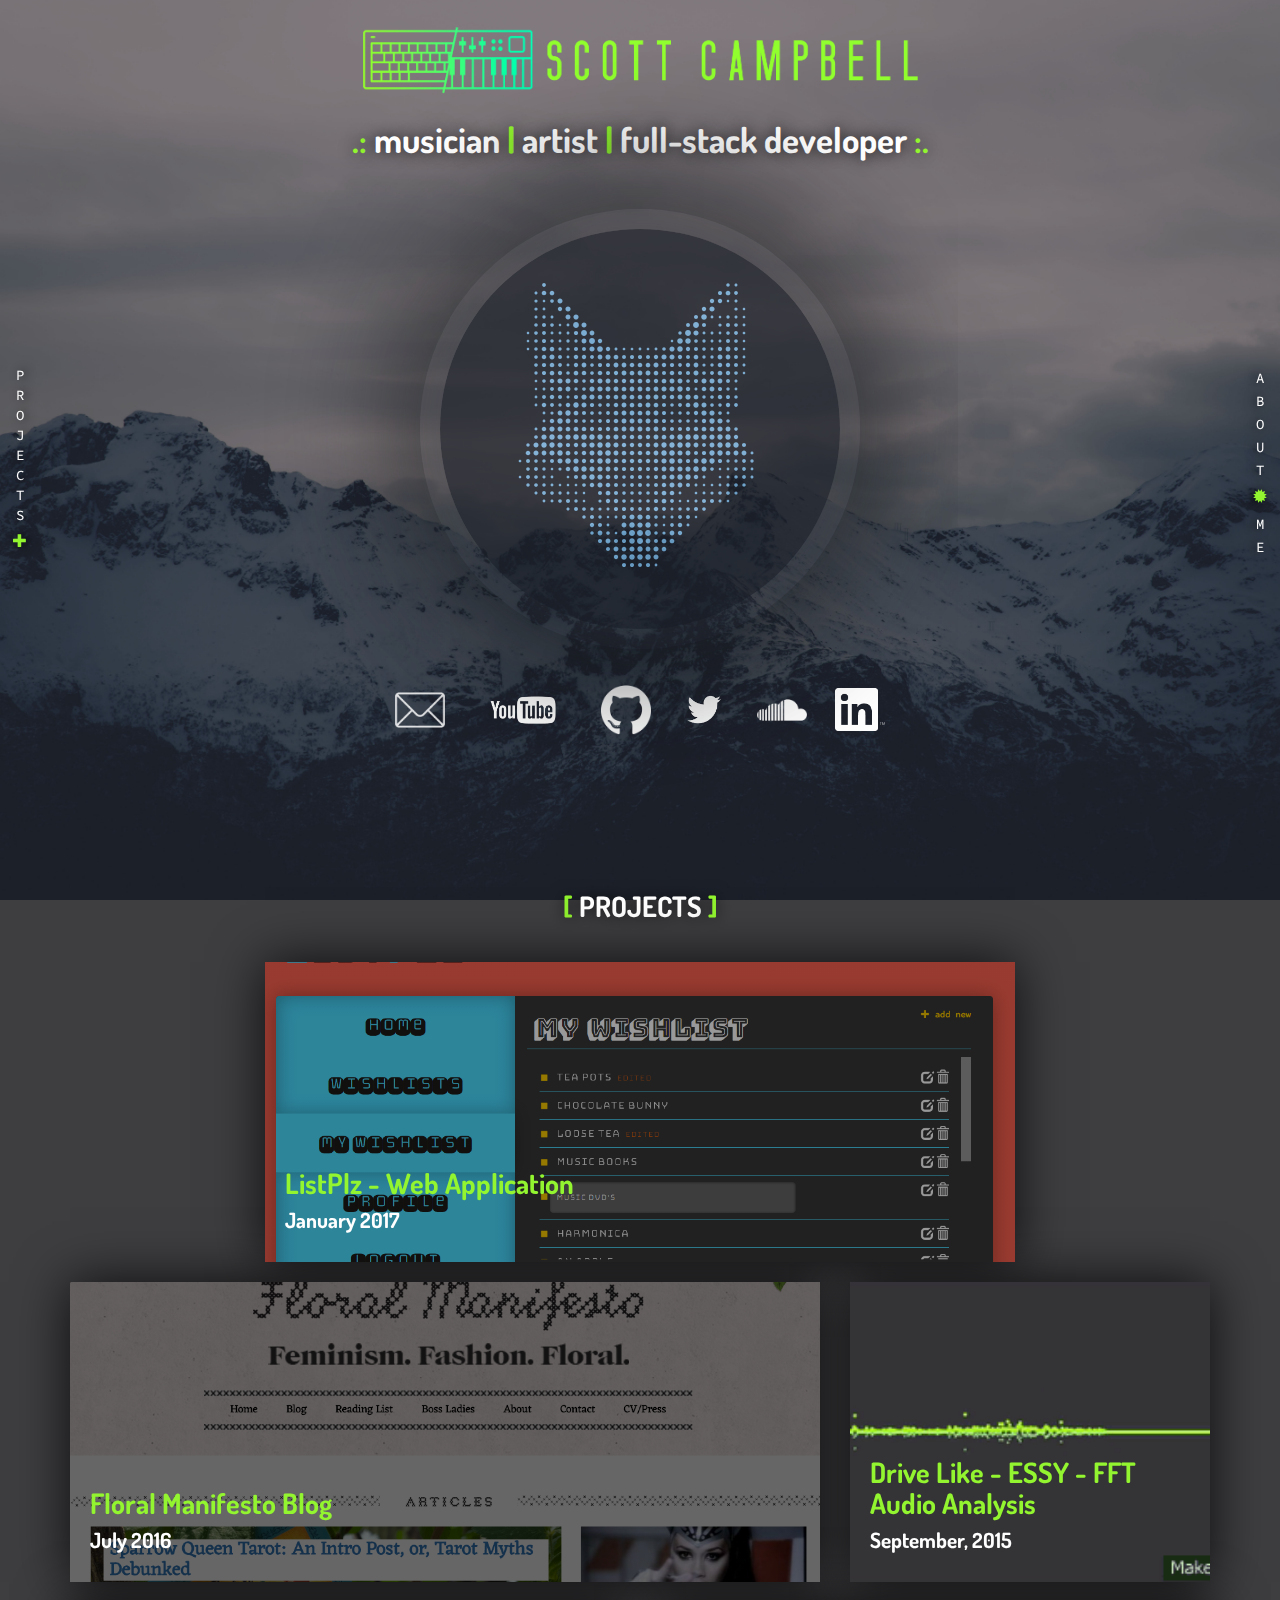
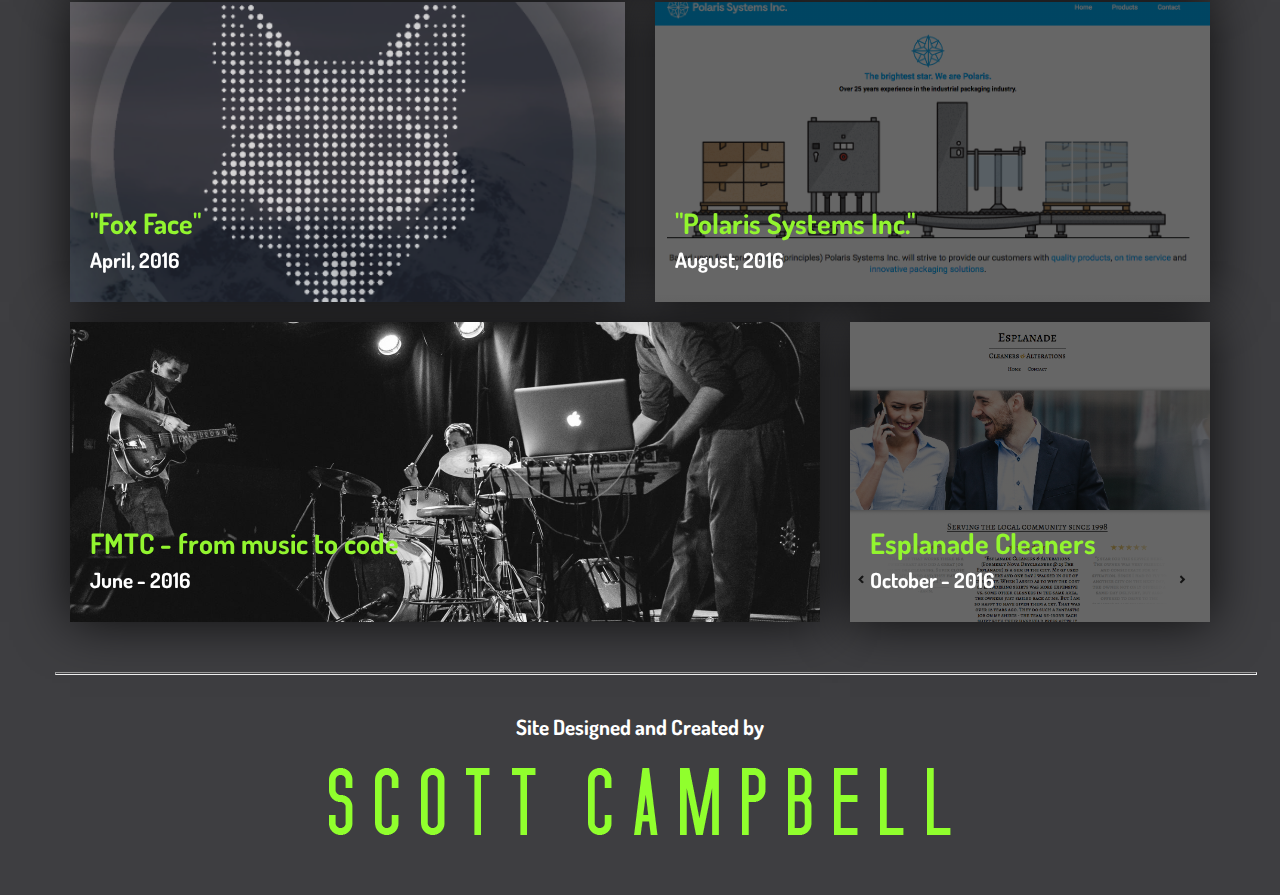
<file: index.html>
<!doctype html>
<html class="no-js" lang="">
  <head id="site-header">

    <meta charset="utf-8">
    <meta http-equiv="X-UA-Compatible" content="IE=edge,chrome=1">
    <title>ESSY.ME</title>
    <meta name="description" content="">
    <meta name="viewport" content="width=device-width, initial-scale=1">

    <link rel="stylesheet" href="css/normalize.min.css">
    <link rel="stylesheet" href="css/boilerplate.css">
    <link href="libraries/bootstrap/css/bootstrap.min.css" rel="stylesheet">
    <link rel="stylesheet" href="css/main.css">
    <link rel="stylesheet" href="css/loader.css">
    <link rel="stylesheet" href="css/transitions.css">
    <link rel="stylesheet" href="css/responsive.css">

    <!-- FONTS -->
    <link href='https://fonts.googleapis.com/css?family=Source+Code+Pro:400,700,200' rel='stylesheet' type='text/css'>
    <link href="https://fonts.googleapis.com/css?family=Dosis" rel="stylesheet">

  </head>

    <body id="body">


      <div id="modal">

      </div>

      <!-- following css in "loader.css" -->
      <div id="loader" class="sk-cube-grid">
        <div class="sk-cube sk-cube1"></div>
        <div class="sk-cube sk-cube2"></div>
        <div class="sk-cube sk-cube3"></div>
        <div class="sk-cube sk-cube4"></div>
        <div class="sk-cube sk-cube5"></div>
        <div class="sk-cube sk-cube6"></div>
        <div class="sk-cube sk-cube7"></div>
        <div class="sk-cube sk-cube8"></div>
        <div class="sk-cube sk-cube9"></div>
      </div>



      <!-- conent wrapper for loading screen will be #page -->
      <section id="page">

        <!-- HEADER -->
        <section>
          <div class="header container">

            <div class="row">

              <div class="col-xs-6 col-xs-offset-3 col-sm-6 col-md-6">

                <div class="name-container">

                  <div class="centering-div">
                    <img id="scampbell" src="img/long_logo.png" alt="Scott Campbell" />
                  </div>

                </div>

              </div>

            </div>

            <div class="row">

              <div class="heading-container col-md-8 col-md-offset-2">
                <div id="heading" class="">
                  <h2><span class="color-accent-yellow">.:</span> musician <span class="color-accent-yellow">|</span> artist <span class="color-accent-yellow">|</span> full-stack developer <span class="color-accent-yellow">:.</span></h2>
                </div>
              </div>

            </div>

          </div>
        </section>

        <!-- NAVIGATION -->

        <section>
          <div class="row hidden-sm hidden-md hidden-lg">

            <!-- <div class="navbar navbar-default" role="navigation"> -->

              <div class="navigation navbar col-xs-6 col-xs-offset-3">
                <ul class="nav navbar-nav">
                  <li><a href="#">PROJECTS</a></li>
                  <li><a href="#">ABOUT</a></li>
                </ul>
              </div>



          </div>
        </section>




        <!-- P5 SKETCH -->
        <section>
          <div class="sketch-container container">
            <div class="row hidden-xs">
              <div class="col-md-8 col-md-offset-2">
                <div id="homeSketchContainer">

                </div>
              </div>

            </div>

          </div>

        </section>





        <!-- SOCIAL MEDIA ICONS -->

        <section class="">

          <div class="icons-row">
            <div class="icons-container">

              <div id="email" class="icon-container">
                <span><a href="#"><img class="icon" src="img/email-white-transparent-xxl.png" alt="" /></a></span>
              </div>


              <div id="youtube" class="icon-container">
                <span><a href="https://www.youtube.com/channel/UCYqJ-EtqO6gVCPh4aDpckRA" target="_blank"><img class="icon" src="../img/youtube-logo-light.png" alt="" /></a></span>
              </div>

              <div id="github" class="icon-container">
                <span><a href="https://github.com/scottc11" target="_blank"><img class="icon" src="img/gitHub-mark-light-120px-plus.png" alt="" /></a></span>
              </div>



              <div id="twitter" class="icon-container">
                <span><a href="https://twitter.com/Scott_Camp" target="_blank"><img class="icon" src="img/twitter_social_icon_white.png" alt="" /></a></span>
              </div>

              <div id="soundcloud" class="icon-container">
                <span><a href="https://soundcloud.com/scottcamp" target="_blank"><img class="icon" src="img/soundcloud-white-transparent-64.png" alt="" /></a></span>
              </div>

              <div id="linkedIn" class="icon-container">
                <span><a href="https://ca.linkedin.com/in/scottcampbell14" target="_blank"><img class="icon" src="img/in-white-75px-tm.png" alt="" /></a></span>
              </div>

            </div>
          </div>
        </section>





      <!-- BUTTONS -->
      <!--*********-->

      <section class="hidden-xs">

        <div class="">
          <a href="#projects">
            <div class="button-transition left-button-slide projects-open-button">
              <ul>
                <li>P</li>
                <li>R</li>
                <li>O</li>
                <li>J</li>
                <li>E</li>
                <li>C</li>
                <li>T</li>
                <li>S</li>
                <li><span class="glyphicon glyphicon-plus"></span></li>
              </ul>
            </div>
          </a>
        </div>

        <a href="pages/about_page.html">
          <div class="button-transition right-button-slide about-open-button">
            <ul>
              <li>A</li>
              <li>B</li>
              <li>O</li>
              <li>U</li>
              <li>T</li>
              <li><span class="glyphicon glyphicon-certificate"></span></li>
              <li>M</li>
              <li>E</li>
            </ul>
          </div>
        </a>

      </section>





      <!-- ~~~~~~~~~~~~~~~~~~~~~~~~ -->
      <!--        PROJECTS          -->
      <!-- ~~~~~~~~~~~~~~~~~~~~~~~~ -->
      <section id="projects" class="projects-modal container">

        <div class="row">

          <div class="header-shell col-xs-6 col-xs-offset-3">
            <h1 class="projects-header"><span class="color-accent-yellow"> [ </span>PROJECTS<span class="color-accent-yellow"> ] </span></h1>
          </div>

        </div>

        <div class="projects-container container">

          <div class="row">
            <div class="col-xs-12 col-md-8 col-md-offset-2">

              <a href="pages/listplz.html">
                <div id="listplz" class="project-preview-container">

                  <div id="listplz-preview-bg" class="pro-pre-bg"></div>

                  <div class="pre-heading-container">
                    <h3 class="project-title">ListPlz - Web Application</h3>
                    <h5 class="project-date">January 2017</h5>
                  </div>

                </div>
              </a>
            </div>

            <div class="col-xs-12 col-sm-6 col-md-8">

              <a href="pages/project_floral_manifesto.html">
                <div id="project-1" class="project-preview-container">

                  <div id="manifesto-preview-bg" class="pro-pre-bg"></div>

                  <div class="pre-heading-container">
                    <h3 class="project-title">Floral Manifesto Blog</h3>
                    <h5 class="project-date">July 2016</h5>
                  </div>

                </div>
              </a>
            </div>


            <!-- PROJECT 2 - FREQ BAND PARTICALS -->
            <div class="col-xs-12 col-sm-6 col-md-4">

              <a href="pages/project_frequency_band_particles.html">
                <div id="project-2" class="project-preview-container">

                  <div id="project-2-bg" class="pro-pre-bg"></div>

                  <div class="pre-heading-container">
                    <h3 class="project-title">Drive Like - ESSY - FFT Audio Analysis</h3>
                    <h5 class="project-date">September, 2015</h5>
                  </div>

                </div>
              </a>
            </div>



            <!-- PROJECT #3 - Fox Face -->
            <div class="col-xs-12 col-sm-6 col-md-6">

              <a href="pages/project_fox_face.html">
                <div id="project-3" class="project-preview-container">

                  <div id="project-3-bg" class="pro-pre-bg"></div>

                  <div class="pre-heading-container">
                    <h3 class="project-title">"Fox Face"</h3>
                    <h5 class="project-date">April, 2016</h5>
                  </div>

                </div>
              </a>

            </div>

            <div class="col-xs-12 col-sm-6 col-md-6">

              <a href="pages/project_polaris.html">
                <div id="project-4" class="project-preview-container">

                  <div id="project-4-bg" class="pro-pre-bg"></div>

                  <div class="pre-heading-container">
                    <h3 class="project-title">"Polaris Systems Inc."</h3>
                    <h5 class="project-date">August, 2016</h5>
                  </div>

                </div>
              </a>

            </div>

            <div class="col-xs-12 col-sm-6 col-md-8">

              <a href="pages/project_fmtc.html">
                <div id="project-fmtc" class="project-preview-container">

                  <div id="fmtc-preview-bg" class="pro-pre-bg"></div>

                  <div class="pre-heading-container">
                    <h3 class="project-title">FMTC - from music to code</h3>
                    <h5 class="project-date">June - 2016</h5>
                  </div>

                </div>
              </a>

            </div>

            <div class="col-xs-12 col-sm-6 col-md-4">

              <a href="pages/project_esplanade_cleaners.html">
                <div id="project-esplanade" class="project-preview-container">

                  <div id="esplanade-preview-bg" class="pro-pre-bg"></div>

                  <div class="pre-heading-container">
                    <h3 class="project-title">Esplanade Cleaners</h3>
                    <h5 class="project-date">October - 2016</h5>
                  </div>

                </div>
              </a>

            </div>


          </div>

        </div>
      </section>

      <footer class="container">

        <div class="horizontal-center row">

          <hr class="footer-hr col-xs-12">

          <h5 class="margin-spacer color-accent-white">Site Designed and Created by</h5>

          <div class="footer-logo">
            <img src="img/scampbell.png" alt="" />
          </div>

        </div>

      </footer>




    </section id="page">
    <!-- /CONTENT -->




    <!-- LOADING SCREEN -->
    <div id="loading-screen">

    </div>
    <!-- /LOADING SCREEN -->



      <!-- SCRIPTS and FOOTER -->
      <footer id="site-footer">

        <!-- GOOGLE ANALYTICS -->
        <script>
            (function(i,s,o,g,r,a,m){i['GoogleAnalyticsObject']=r;i[r]=i[r]||function(){
            (i[r].q=i[r].q||[]).push(arguments)},i[r].l=1*new Date();a=s.createElement(o),
            m=s.getElementsByTagName(o)[0];a.async=1;a.src=g;m.parentNode.insertBefore(a,m)
            })(window,document,'script','https://www.google-analytics.com/analytics.js','ga');

            ga('create', 'UA-81834164-1', 'auto');
            ga('send', 'pageview');
        </script>

        <script src="//ajax.googleapis.com/ajax/libs/jquery/1.11.2/jquery.min.js"></script>
        <script>window.jQuery || document.write('<script src="js/vendor/jquery-1.11.2.min.js"><\/script>')</script>
        <script src="js/vendor/modernizr-2.8.3.min.js"></script>
        <script src="https://ajax.googleapis.com/ajax/libs/jquery/1.11.3/jquery.min.js"></script>

        <script src="libraries/bootstrap/js/bootstrap.min.js"></script>
        <script language="javascript" type="text/javascript" src="libraries/p5/p5.js"></script>

        <script language="javascript" type="text/javascript" src="js/sketch.js"></script>
        <script language="javascript" type="text/javascript" src="js/transitions.js"></script>
        <script src="js/main.js"></script>


      </footer>

  </body>
</html>
</file>
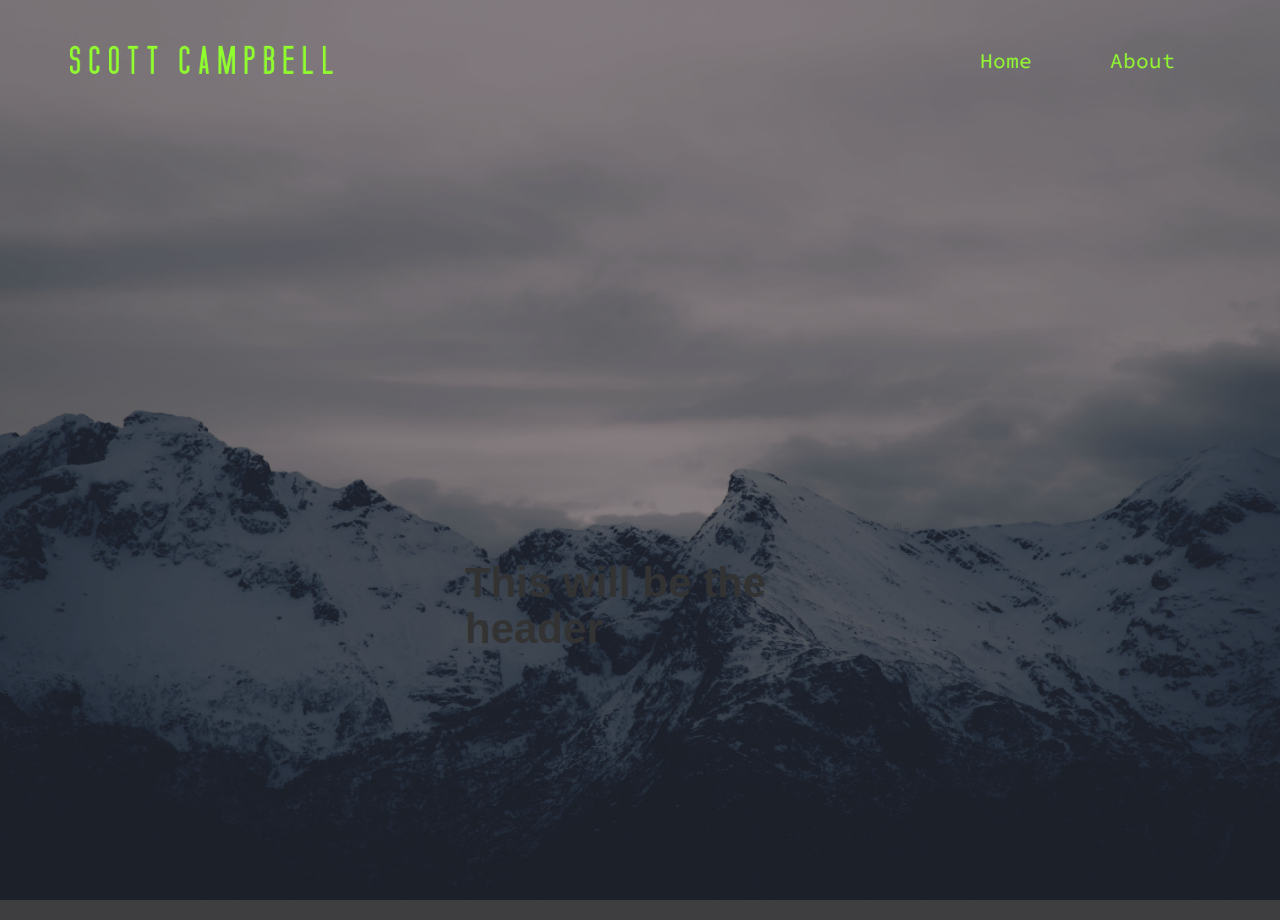
<file: project-template.html>
<html>
     <head>
       <meta charset="utf-8">
       <meta http-equiv="X-UA-Compatible" content="IE=edge,chrome=1">
       <title></title>
       <meta name="description" content="">
       <meta name="viewport" content="width=device-width, initial-scale=1">

       <link rel="stylesheet" href="css/normalize.min.css">
       <link rel="stylesheet" href="css/boilerplate.css">
       <link rel="stylesheet" href="libraries/bootstrap/css/bootstrap.min.css">
       <link rel="stylesheet" href="css/main.css">
       <link rel="stylesheet" href="css/project-page.css">
       <link rel="stylesheet" href="css/transitions.css">
       <link rel="stylesheet" href="css/responsive.css">

       <!-- FONTS -->
       <link href='https://fonts.googleapis.com/css?family=Source+Code+Pro:400,700,200' rel='stylesheet' type='text/css'>

     </head>




     <body>

       <!-- HEADER -->
       <section>
         <div class="header container">

           <div class="row">

             <div class="col-xs-6 col-xs-offset-3 col-sm-6 col-sm-offset-3 col-md-3 col-md-offset-0">

               <div class="name-container">

                 <div class="centering-div">
                   <img id="scampbell" src="img/scampbell.png" alt="Scott Campbell" />
                 </div>

               </div>

             </div>

             <div class="nav-container col-md-9">
               <div class="centering-div">
                 <ul class="nav">
                   <li><a href="index.html">Home</a></li>
                   <li><a href="#">About</a></li>
                 </ul>
               </div>
             </div>


           </div>
       </section>

       <section>
        <div class="container">
          <div class="project-container col-xs-12 col-md-8 col-md-offset-2">

            <div class="video-container">
              <iframe width="640" height="360" src="https://www.youtube.com/embed/MN_cfRW3QV4?rel=0&amp;showinfo=0" frameborder="0" allowfullscreen></iframe>
            </div>

            <div class="row">

              <h1 class="col-xs-12 col-sm-12 col-md-6 col-md-offset-3 col-lg-6 col-lg-offset-3">This will be the header</h1>
            </div>

          </div>

        </div>
       </section>





       <section>

         <!-- GOOGLE ANALYTICS -->
         <script>
             (function(i,s,o,g,r,a,m){i['GoogleAnalyticsObject']=r;i[r]=i[r]||function(){
             (i[r].q=i[r].q||[]).push(arguments)},i[r].l=1*new Date();a=s.createElement(o),
             m=s.getElementsByTagName(o)[0];a.async=1;a.src=g;m.parentNode.insertBefore(a,m)
             })(window,document,'script','https://www.google-analytics.com/analytics.js','ga');

             ga('create', 'UA-81834164-1', 'auto');
             ga('send', 'pageview');
         </script>

         <script src="//ajax.googleapis.com/ajax/libs/jquery/1.11.2/jquery.min.js"></script>
         <script>window.jQuery || document.write('<script src="js/vendor/jquery-1.11.2.min.js"><\/script>')</script>
         <script src="js/vendor/modernizr-2.8.3.min.js"></script>
         <script src="https://ajax.googleapis.com/ajax/libs/jquery/1.11.3/jquery.min.js"></script>

         <script src="libraries/bootstrap/js/bootstrap.min.js"></script>
         <script language="javascript" type="text/javascript" src="libraries/p5/p5.js"></script>


         <script language="javascript" type="text/javascript" src="js/transitions.js"></script>
         <script src="js/main.js"></script>
       </section>

     </body>
 </html>
</file>
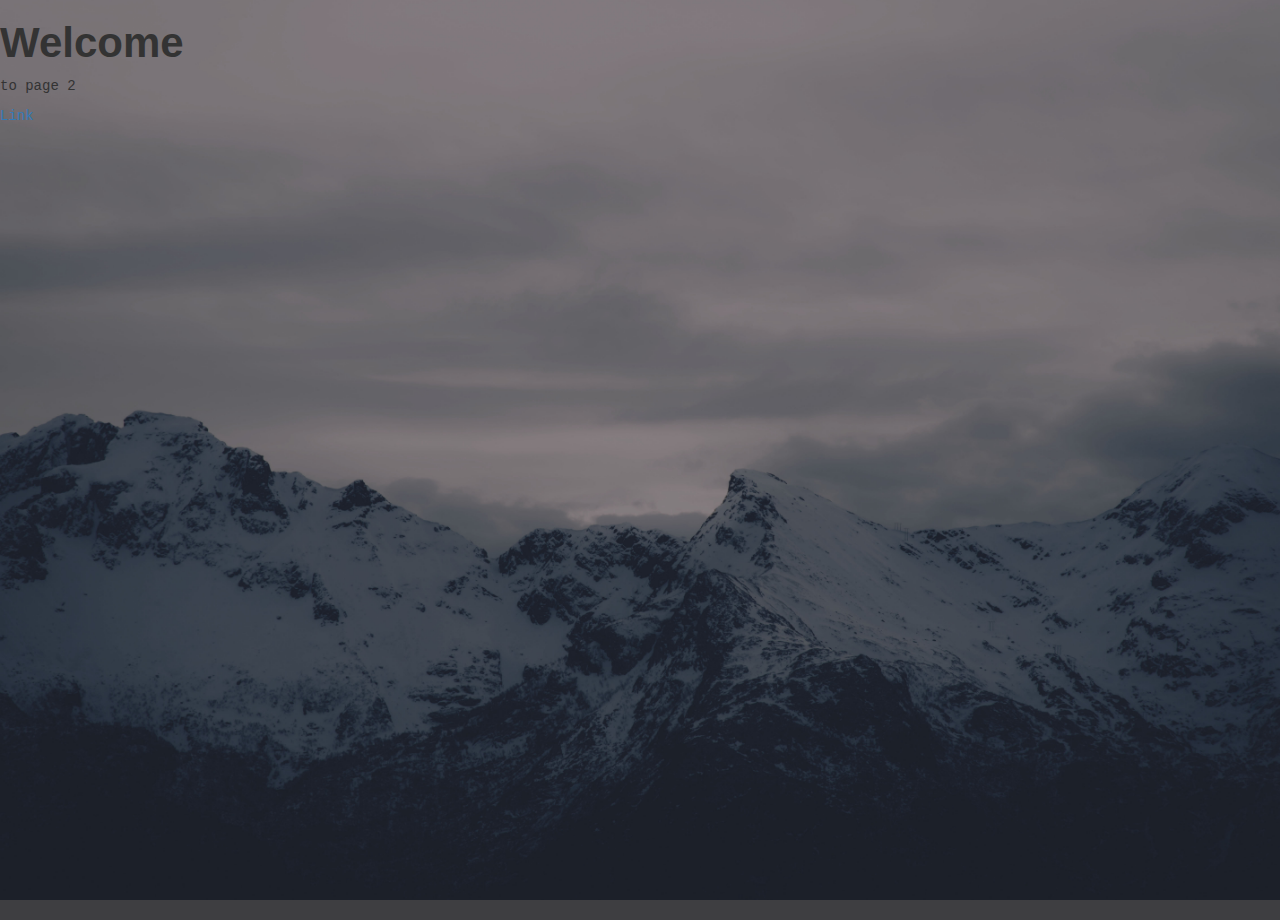
<file: test.html>
<html>
     <head>
       <meta charset="utf-8">
       <meta http-equiv="X-UA-Compatible" content="IE=edge,chrome=1">
       <title></title>
       <meta name="description" content="">
       <meta name="viewport" content="width=device-width, initial-scale=1">

       <link rel="stylesheet" href="css/normalize.min.css">
       <link rel="stylesheet" href="css/boilerplate.css">
       <link rel="stylesheet" href="libraries/bootstrap/css/bootstrap.min.css">
       <link rel="stylesheet" href="css/main.css">
       <link rel="stylesheet" href="css/transitions.css">
       <link rel="stylesheet" href="css/responsive.css">
     </head>




     <body>


       <h1> Welcome </h1>
       <p> to page 2 </p>
       <a href="page2.html" target="_self">Link</a>




       <section>
         <script src="//ajax.googleapis.com/ajax/libs/jquery/1.11.2/jquery.min.js"></script>
         <script>window.jQuery || document.write('<script src="js/vendor/jquery-1.11.2.min.js"><\/script>')</script>
         <script src="js/vendor/modernizr-2.8.3.min.js"></script>
         <script src="https://ajax.googleapis.com/ajax/libs/jquery/1.11.3/jquery.min.js"></script>

         <script src="libraries/bootstrap/js/bootstrap.min.js"></script>
         <script language="javascript" type="text/javascript" src="libraries/p5/p5.js"></script>

         <script language="javascript" type="text/javascript" src="js/sketch.js"></script>
         <script language="javascript" type="text/javascript" src="js/transitions.js"></script>
         <script src="js/main.js"></script>
       </section>

     </body>
 </html>
</file>
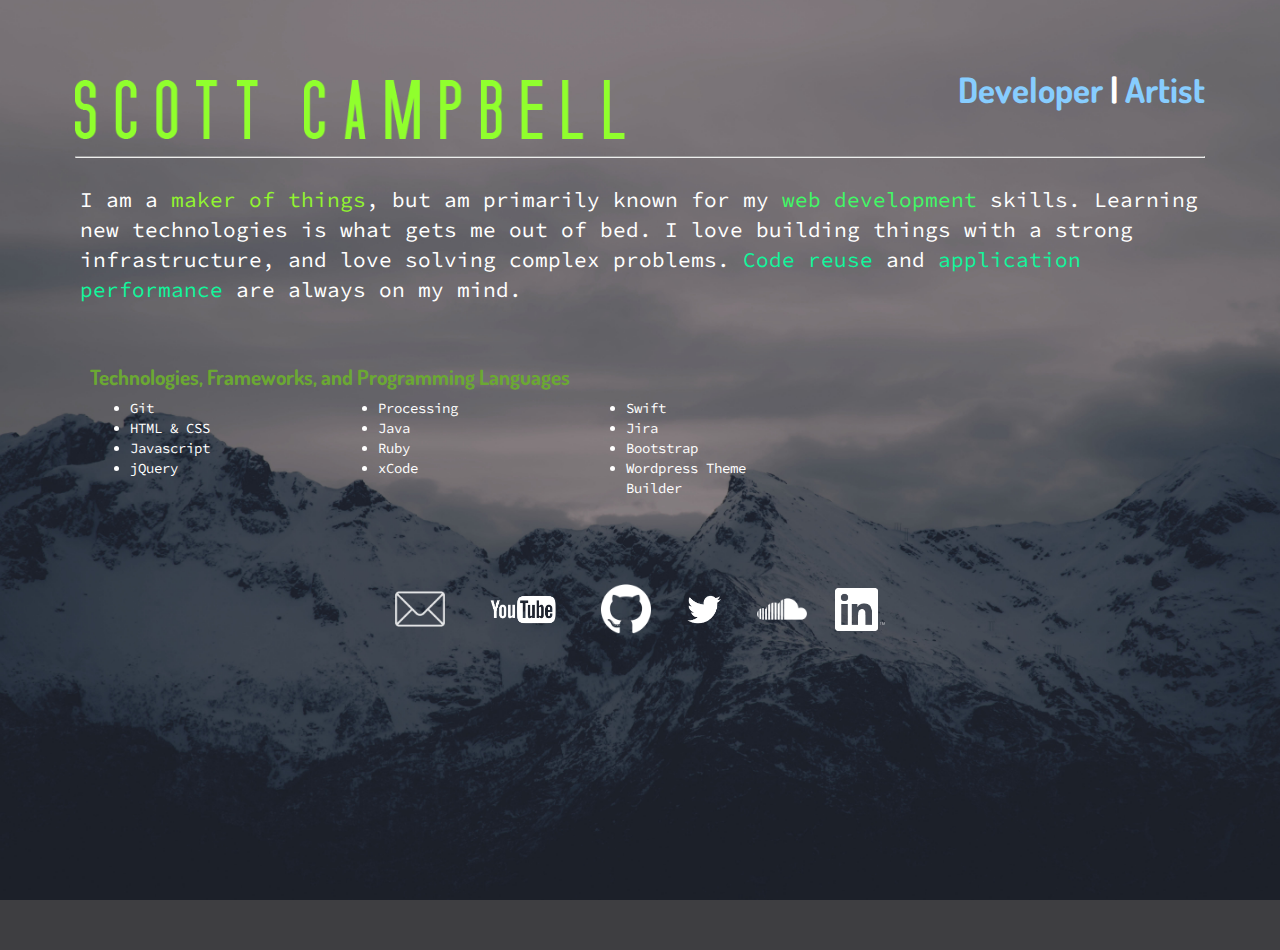
<file: pages/about_page.html>
<!doctype html>
<html>
     <head>
       <meta charset="utf-8">
       <meta http-equiv="X-UA-Compatible" content="IE=edge,chrome=1">
       <title></title>
       <meta name="description" content="">
       <meta name="viewport" content="width=device-width, initial-scale=1">

       <link rel="stylesheet" href="../css/normalize.min.css">
       <link rel="stylesheet" href="../css/boilerplate.css">
       <link rel="stylesheet" href="../libraries/bootstrap/css/bootstrap.min.css">
       <link rel="stylesheet" href="../css/main.css">
       <link rel="stylesheet" href="../css/about_page.css">
       <link rel="stylesheet" href="../css/transitions.css">
       <link rel="stylesheet" href="../css/responsive.css">

       <!-- FONTS -->
       <link href='https://fonts.googleapis.com/css?family=Source+Code+Pro:400,700,200' rel='stylesheet' type='text/css'>
       <link href="https://fonts.googleapis.com/css?family=Dosis" rel="stylesheet">

     </head>




     <body>

       <section>

        <div class="about-container container">

          <div class="row">

            <div class="about-name col-xs-12 col-sm-6">
              <a href="../index.html"><img id="scampbell" src="../img/scampbell.png" alt="Scott Campbell" /></a>
            </div>

            <div class="about-occupation col-xs-12 col-sm-6">
              <h2 class="color-accent-electric-blue">Developer <span class="color-accent-white">|</span> Artist</h2>
            </div>

            <div class="col-xs-12">
              <hr>
            </div>


            <div class="about-text-container col-xs-12">
              <p>
                I am a <span class="color-accent-yellow">maker of things</span>, but am primarily known for my <span class="color-accent-green">web development</span> skills.  Learning new technologies is what gets me out of bed.  I love building things with a strong infrastructure, and love solving complex problems.  <span class="color-accent-peach">Code reuse</span> and <span class="color-accent-peach">application performance</span> are always on my mind.
              </p>
            </div>

            <div class="col-xs-12 col-md-8">
              <div class="skills-container row">

                <h5 class="color-accent-orange col-xs-12">Technologies, Frameworks, and Programming Languages</h5>

                <div class="col-xs-4">

                  <ul>
                    <li>Git</li>
                    <li>HTML & CSS</li>
                    <li>Javascript</li>
                    <li>jQuery</li>
                  </ul>

                </div>
                <div class="col-xs-4">

                  <ul>
                    <li>Processing</li>
                    <li>Java</li>
                    <li>Ruby</li>
                    <li>xCode</li>
                  </ul>

                </div>
                <div class="col-xs-4">

                  <ul>
                    <li>Swift</li>
                    <li>Jira</li>
                    <li>Bootstrap</li>
                    <li>Wordpress Theme Builder</li>
                  </ul>

                </div>
              </div>
            </div>


            <div class="row">

              <!-- SOCIAL MEDIA ICONS -->
              <div class="icons-container col-xs-12">

                <div id="email" class="icon-container">
                  <span><a href="#"><img class="icon" src="../img/email-white-transparent-xxl.png" alt="" /></a></span>
                </div>

                <div id="youtube" class="icon-container">
                  <span><a href="https://www.youtube.com/channel/UCYqJ-EtqO6gVCPh4aDpckRA" target="_blank"><img class="icon" src="../img/youtube-logo-light.png" alt="" /></a></span>
                </div>

                <div id="github" class="icon-container">
                  <span><a href="https://github.com/scottc11" target="_blank"><img class="icon" src="../img/gitHub-mark-light-120px-plus.png" alt="" /></a></span>
                </div>

                <div id="twitter" class="icon-container">
                  <span><a href="https://twitter.com/Skatt_Kamp" target="_blank"><img class="icon" src="../img/twitter_social_icon_white.png" alt="" /></a></span>
                </div>

                <div id="soundcloud" class="icon-container">
                  <span><a href="https://soundcloud.com/beatbell" target="_blank"><img class="icon" src="../img/soundcloud-white-transparent-64.png" alt="" /></a></span>
                </div>

                <div id="linkedIn" class="icon-container">
                  <span><a href="https://ca.linkedin.com/in/scottcampbell14" target="_blank"><img class="icon" src="../img/in-white-75px-tm.png" alt="" /></a></span>
                </div>

              </div>


            </div>





          </div>
        </div>
       </section>





       <section>

         <!-- GOOGLE ANALYTICS -->
         <script>
             (function(i,s,o,g,r,a,m){i['GoogleAnalyticsObject']=r;i[r]=i[r]||function(){
             (i[r].q=i[r].q||[]).push(arguments)},i[r].l=1*new Date();a=s.createElement(o),
             m=s.getElementsByTagName(o)[0];a.async=1;a.src=g;m.parentNode.insertBefore(a,m)
             })(window,document,'script','https://www.google-analytics.com/analytics.js','ga');

             ga('create', 'UA-81834164-1', 'auto');
             ga('send', 'pageview');
         </script>

         <script src="//ajax.googleapis.com/ajax/libs/jquery/1.11.2/jquery.min.js"></script>
         <script>window.jQuery || document.write('<script src="js/vendor/jquery-1.11.2.min.js"><\/script>')</script>
         <script src="../js/vendor/modernizr-2.8.3.min.js"></script>
         <script src="https://ajax.googleapis.com/ajax/libs/jquery/1.11.3/jquery.min.js"></script>

         <script src="../libraries/bootstrap/js/bootstrap.min.js"></script>
         <script language="javascript" type="text/javascript" src="../libraries/p5/p5.js"></script>


         <script language="javascript" type="text/javascript" src="../js/transitions.js"></script>
         <script src="../js/main.js"></script>
       </section>

     </body>
 </html>
</file>
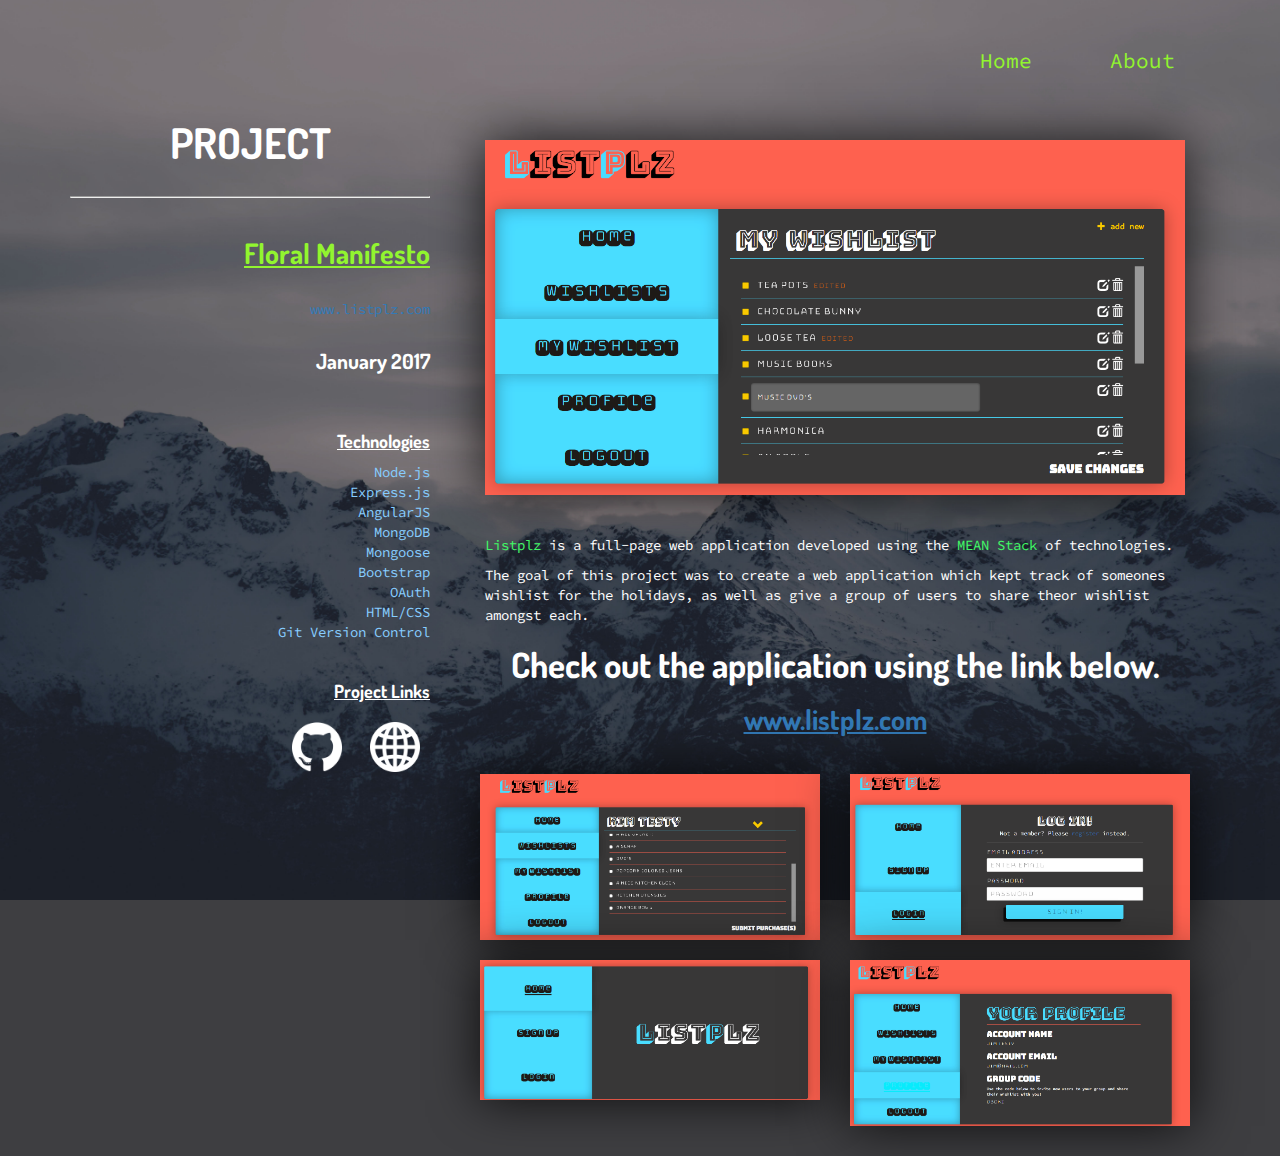
<file: pages/listplz.html>
<html>
     <head>
       <meta charset="utf-8">
       <meta http-equiv="X-UA-Compatible" content="IE=edge,chrome=1">
       <title></title>
       <meta name="description" content="">
       <meta name="viewport" content="width=device-width, initial-scale=1">

       <link rel="stylesheet" href="../css/normalize.min.css">
       <link rel="stylesheet" href="../css/boilerplate.css">
       <link rel="stylesheet" href="../libraries/bootstrap/css/bootstrap.min.css">
       <link rel="stylesheet" href="../css/main.css">
       <link rel="stylesheet" href="../css/project-page.css">
       <link rel="stylesheet" href="../css/transitions.css">
       <link rel="stylesheet" href="../css/responsive.css">

       <!-- FONTS -->
       <link href='https://fonts.googleapis.com/css?family=Source+Code+Pro:400,700,200' rel='stylesheet' type='text/css'>
       <link href="https://fonts.googleapis.com/css?family=Dosis" rel="stylesheet">

     </head>




     <body>

       <!-- HEADER -->
       <section>
         <div class="header container">

           <div class="row">

             <div class="nav-container col-xs-12">
               <div class="centering-div">
                 <ul class="nav">
                   <li><a href="../index.html">Home</a></li>
                   <li><a href="about_page.html">About</a></li>
                 </ul>
               </div>
             </div>


           </div>
       </section>


       <!-- PROJECT -->
       <section>
        <div class="container">

          <div class="row">



            <!-- SIDEBAR -->
            <div class="sidebar-container col-xs-12 col-md-4">

              <div class="project-info-container">
                <div class="project-header horizontal-center">
                  <h1>PROJECT</h1>
                </div>

                <hr>

                <h3 class="margin-spacer color-accent-yellow">Floral Manifesto</h3>

                <a href="https://list-plz.herokuapp.com/" target="_blank" >www.listplz.com</a>

                <h5 class="margin-spacer">January 2017</h5>

                <div class="project-technologies margin-spacer">
                  <h4>Technologies</h4>

                  <ul>
                    <li class="color-accent-electric-blue">Node.js</li>
                    <li class="color-accent-electric-blue">Express.js</li>
                    <li class="color-accent-electric-blue">AngularJS</li>
                    <li class="color-accent-electric-blue">MongoDB</li>
                    <li class="color-accent-electric-blue">Mongoose</li>
                    <li class="color-accent-electric-blue">Bootstrap</li>
                    <li class="color-accent-electric-blue">OAuth</li>
                    <li class="color-accent-electric-blue">HTML/CSS</li>
                    <li class="color-accent-electric-blue">Git Version Control</li>
                  </ul>

                </div>



                <!-- SOCIAL MEDIA ICONS -->
                <div class="project-icons">

                  <h4>Project Links</h4>

                  <div id="github" class="icon-container">
                    <span><a href="https://github.com/scottc11/list-plz-app" target="_blank"><img class="icon" src="../img/gitHub-mark-light-120px-plus.png" alt="" /></a></span>
                  </div>

                  <div class="icon-container">
                    <span><a href="https://list-plz.herokuapp.com/" target="_blank"><img class="icon" src="../img/internet-logo.png" alt="" /></a></span>
                  </div>

                </div>
              </div>

            </div>





            <div class="project-content col-xs-12 col-md-8">

              <div class="project-image-container">
                <img src="../img/projects/listplz/my-wishlist-editing.png" alt="" />
              </div>


              <div class="project-description">
                <p>
                  <span class="color-accent-green">Listplz</span> is a full-page web application developed using the <span class="color-accent-green">MEAN Stack</span> of technologies.
                </p>

                <p>
                  The goal of this project was to create a web application which kept track of someones wishlist for the holidays, as well as give a group of users to share theor wishlist amongst each.
                </p>

                <h2 class="horizontal-center">Check out the application using the link below.</h2>

                <a href="https://list-plz.herokuapp.com/" target="_blank"><h3 class="horizontal-center">www.listplz.com</h3></a>

              </div>

              <div class="project-image col-xs-12 col-sm-6">
                <img src="../img/projects/listplz/group-lists.png" alt="" />
              </div>

              <div class="project-image col-xs-12 col-sm-6">
                <img src="../img/projects/listplz/log-in.png" alt="" />
              </div>

              <div class="project-image col-xs-12 col-sm-6">
                <img src="../img/projects/listplz/home.png" alt="" />
              </div>

              <div class="project-image col-xs-12 col-sm-6">
                <img src="../img/projects/listplz/your-profile.png" alt="" />
              </div>

            </div>

          </div> <!-- row -->

        </div> <!-- container -->

       </section>





       <section>

         <!-- GOOGLE ANALYTICS -->
         <script>
             (function(i,s,o,g,r,a,m){i['GoogleAnalyticsObject']=r;i[r]=i[r]||function(){
             (i[r].q=i[r].q||[]).push(arguments)},i[r].l=1*new Date();a=s.createElement(o),
             m=s.getElementsByTagName(o)[0];a.async=1;a.src=g;m.parentNode.insertBefore(a,m)
             })(window,document,'script','https://www.google-analytics.com/analytics.js','ga');

             ga('create', 'UA-81834164-1', 'auto');
             ga('send', 'pageview');
         </script>

         <script src="//ajax.googleapis.com/ajax/libs/jquery/1.11.2/jquery.min.js"></script>
         <script>window.jQuery || document.write('<script src="js/vendor/jquery-1.11.2.min.js"><\/script>')</script>
         <script src="../js/vendor/modernizr-2.8.3.min.js"></script>
         <script src="https://ajax.googleapis.com/ajax/libs/jquery/1.11.3/jquery.min.js"></script>

         <script src="../libraries/bootstrap/js/bootstrap.min.js"></script>
         <script language="javascript" type="text/javascript" src="../libraries/p5/p5.js"></script>


         <script language="javascript" type="text/javascript" src="../js/transitions.js"></script>
         <script src="../js/main.js"></script>
       </section>

     </body>
 </html>
</file>
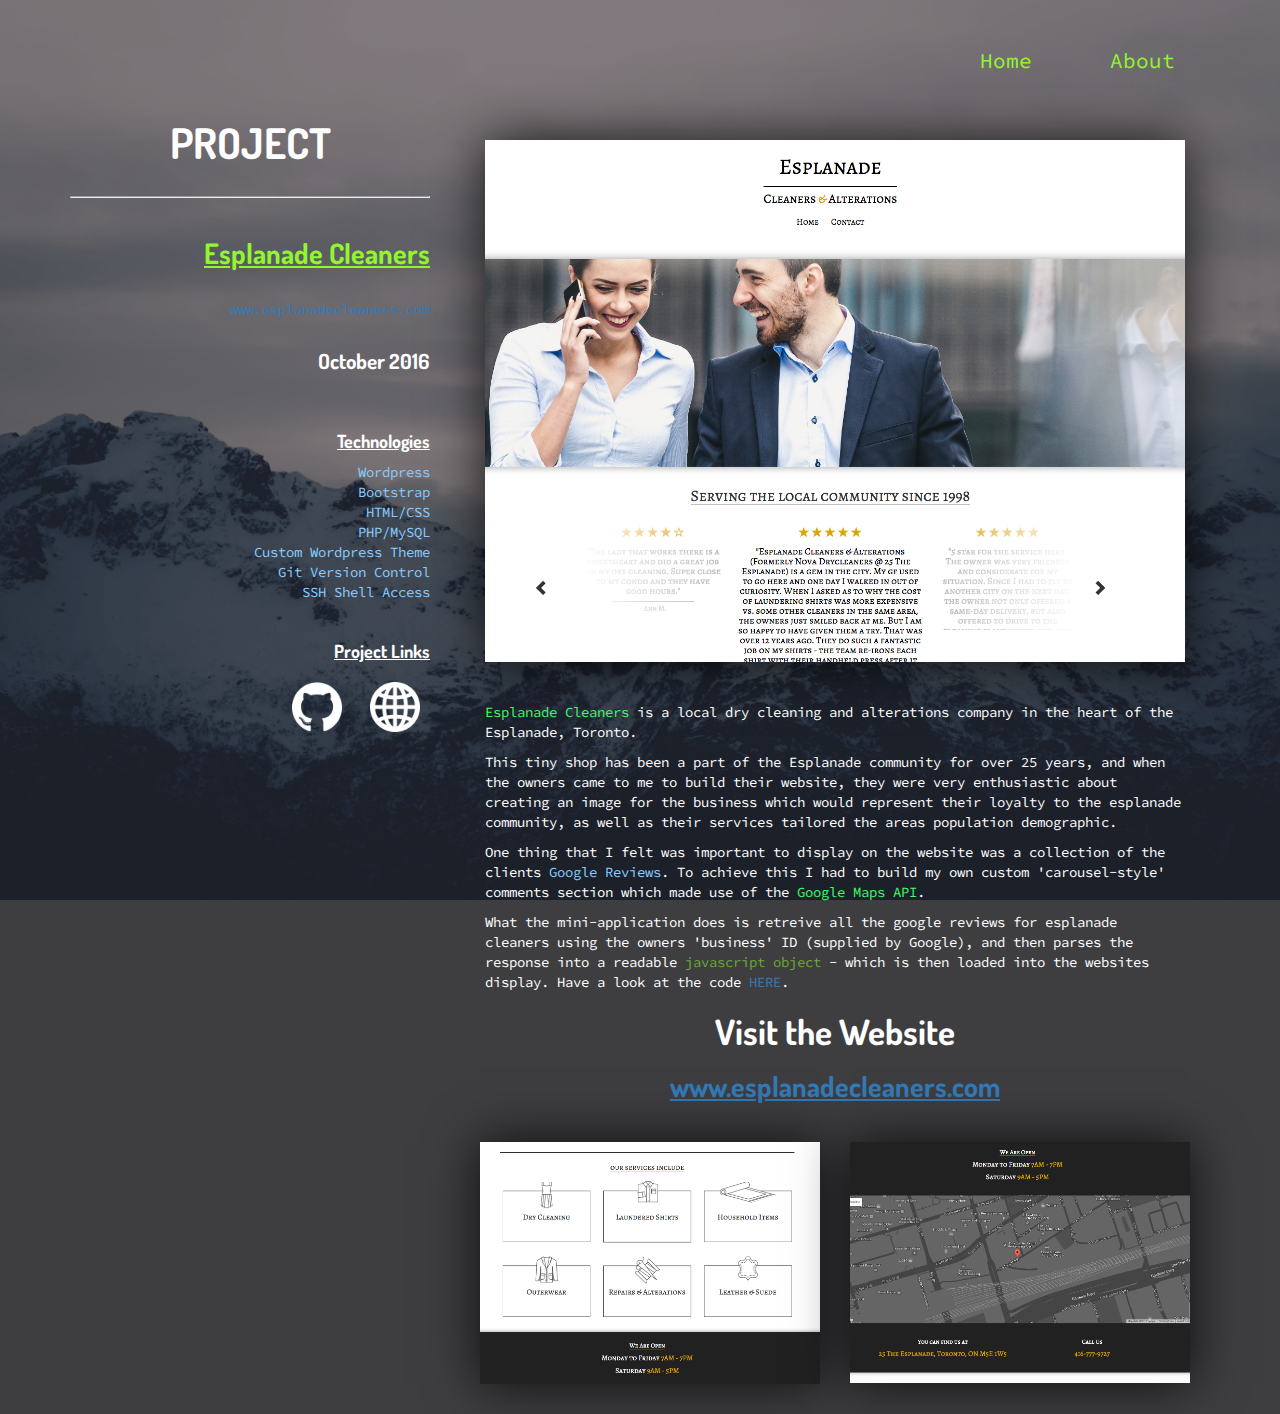
<file: pages/project_esplanade_cleaners.html>
<html>
     <head>
       <meta charset="utf-8">
       <meta http-equiv="X-UA-Compatible" content="IE=edge,chrome=1">
       <title></title>
       <meta name="description" content="">
       <meta name="viewport" content="width=device-width, initial-scale=1">

       <link rel="stylesheet" href="../css/normalize.min.css">
       <link rel="stylesheet" href="../css/boilerplate.css">
       <link rel="stylesheet" href="../libraries/bootstrap/css/bootstrap.min.css">
       <link rel="stylesheet" href="../css/main.css">
       <link rel="stylesheet" href="../css/project-page.css">
       <link rel="stylesheet" href="../css/transitions.css">
       <link rel="stylesheet" href="../css/responsive.css">

       <!-- FONTS -->
       <link href='https://fonts.googleapis.com/css?family=Source+Code+Pro:400,700,200' rel='stylesheet' type='text/css'>
       <link href="https://fonts.googleapis.com/css?family=Dosis" rel="stylesheet">

     </head>




     <body>

       <!-- HEADER -->
       <section>
         <div class="header container">

           <div class="row">

             <div class="nav-container col-xs-12">
               <div class="centering-div">
                 <ul class="nav">
                   <li><a href="../index.html">Home</a></li>
                   <li><a href="about_page.html">About</a></li>
                 </ul>
               </div>
             </div>


           </div>
       </section>


       <!-- PROJECT -->
       <section>
        <div class="container">

          <div class="row">



            <!-- SIDEBAR -->
            <div class="sidebar-container col-xs-12 col-md-4">

              <div class="project-info-container">
                <div class="project-header horizontal-center">
                  <h1>PROJECT</h1>
                </div>

                <hr>

                <h3 class="margin-spacer color-accent-yellow">Esplanade Cleaners</h3>

                <a href="http://esplanadecleaners.com/" target="_blank" >www.esplanadecleaners.com</a>

                <h5 class="margin-spacer">October 2016</h5>

                <div class="project-technologies margin-spacer">
                  <h4>Technologies</h4>

                  <ul>
                    <li class="color-accent-electric-blue">Wordpress</li>
                    <li class="color-accent-electric-blue">Bootstrap</li>
                    <li class="color-accent-electric-blue">HTML/CSS</li>
                    <li class="color-accent-electric-blue">PHP/MySQL</li>
                    <li class="color-accent-electric-blue">Custom Wordpress Theme</li>
                    <li class="color-accent-electric-blue">Git Version Control</li>
                    <li class="color-accent-electric-blue">SSH Shell Access</li>
                  </ul>

                </div>



                <!-- SOCIAL MEDIA ICONS -->
                <div class="project-icons">

                  <h4>Project Links</h4>

                  <div id="github" class="icon-container">
                    <span><a href="https://github.com/scottc11/EsplanadeTheme" target="_blank"><img class="icon" src="../img/gitHub-mark-light-120px-plus.png" alt="" /></a></span>
                  </div>

                  <div class="icon-container">
                    <span><a href="http://esplanadecleaners.com/" target="_blank"><img class="icon" src="../img/internet-logo.png" alt="" /></a></span>
                  </div>

                </div>
              </div>

            </div>





            <div class="project-content col-xs-12 col-md-8">

              <div class="project-image-container">
                <img src="../img/projects/esplanade/esplanade-preview.png" alt="" />
              </div>


              <div class="project-description">
                <p>
                  <span class="color-accent-green">Esplanade Cleaners</span> is a local dry cleaning and alterations company in the heart of the Esplanade, Toronto.
                </p>

                <p>
                  This tiny shop has been a part of the Esplanade community for over 25 years, and when the owners came to me to build their website, they were very enthusiastic about creating an image for the business which would represent their loyalty to the esplanade community, as well as their services tailored the areas population demographic.
                </p>

                <p>
                  One thing that I felt was important to display on the website was a collection of the clients <span class="color-accent-electric-blue">Google Reviews</span>.  To achieve this I had to build my own custom 'carousel-style' comments section which made use of the <span class="color-accent-green">Google Maps API</span>.
                </p>

                <p>
                  What the mini-application does is retreive all the google reviews for esplanade cleaners using the owners 'business' ID (supplied by Google), and then parses the response into a readable <span class="color-accent-orange">javascript object</span> - which is then loaded into the websites display.  Have a look at the code <a href="https://github.com/scottc11/EsplanadeTheme/blob/master/js/google-maps-API.js" target="_blank">HERE</a>.
                </p>

                <h2 class="horizontal-center">Visit the Website</h2>

                <a href="http://esplanadecleaners.com/" target="_blank"><h3 class="horizontal-center">www.esplanadecleaners.com</h3></a>

              </div>

              <div class="project-image col-xs-12 col-sm-6">
                <img src="../img/projects/esplanade/esplanade-1.png" alt="" />
              </div>

              <div class="project-image col-xs-12 col-sm-6">
                <img src="../img/projects/esplanade/esplanade-2.png" alt="" />
              </div>

            </div>

          </div> <!-- row -->

        </div> <!-- container -->

       </section>





       <section>

         <!-- GOOGLE ANALYTICS -->
         <script>
             (function(i,s,o,g,r,a,m){i['GoogleAnalyticsObject']=r;i[r]=i[r]||function(){
             (i[r].q=i[r].q||[]).push(arguments)},i[r].l=1*new Date();a=s.createElement(o),
             m=s.getElementsByTagName(o)[0];a.async=1;a.src=g;m.parentNode.insertBefore(a,m)
             })(window,document,'script','https://www.google-analytics.com/analytics.js','ga');

             ga('create', 'UA-81834164-1', 'auto');
             ga('send', 'pageview');
         </script>

         <script src="//ajax.googleapis.com/ajax/libs/jquery/1.11.2/jquery.min.js"></script>
         <script>window.jQuery || document.write('<script src="js/vendor/jquery-1.11.2.min.js"><\/script>')</script>
         <script src="../js/vendor/modernizr-2.8.3.min.js"></script>
         <script src="https://ajax.googleapis.com/ajax/libs/jquery/1.11.3/jquery.min.js"></script>

         <script src="../libraries/bootstrap/js/bootstrap.min.js"></script>
         <script language="javascript" type="text/javascript" src="../libraries/p5/p5.js"></script>


         <script language="javascript" type="text/javascript" src="../js/transitions.js"></script>
         <script src="../js/main.js"></script>
       </section>

     </body>
 </html>
</file>
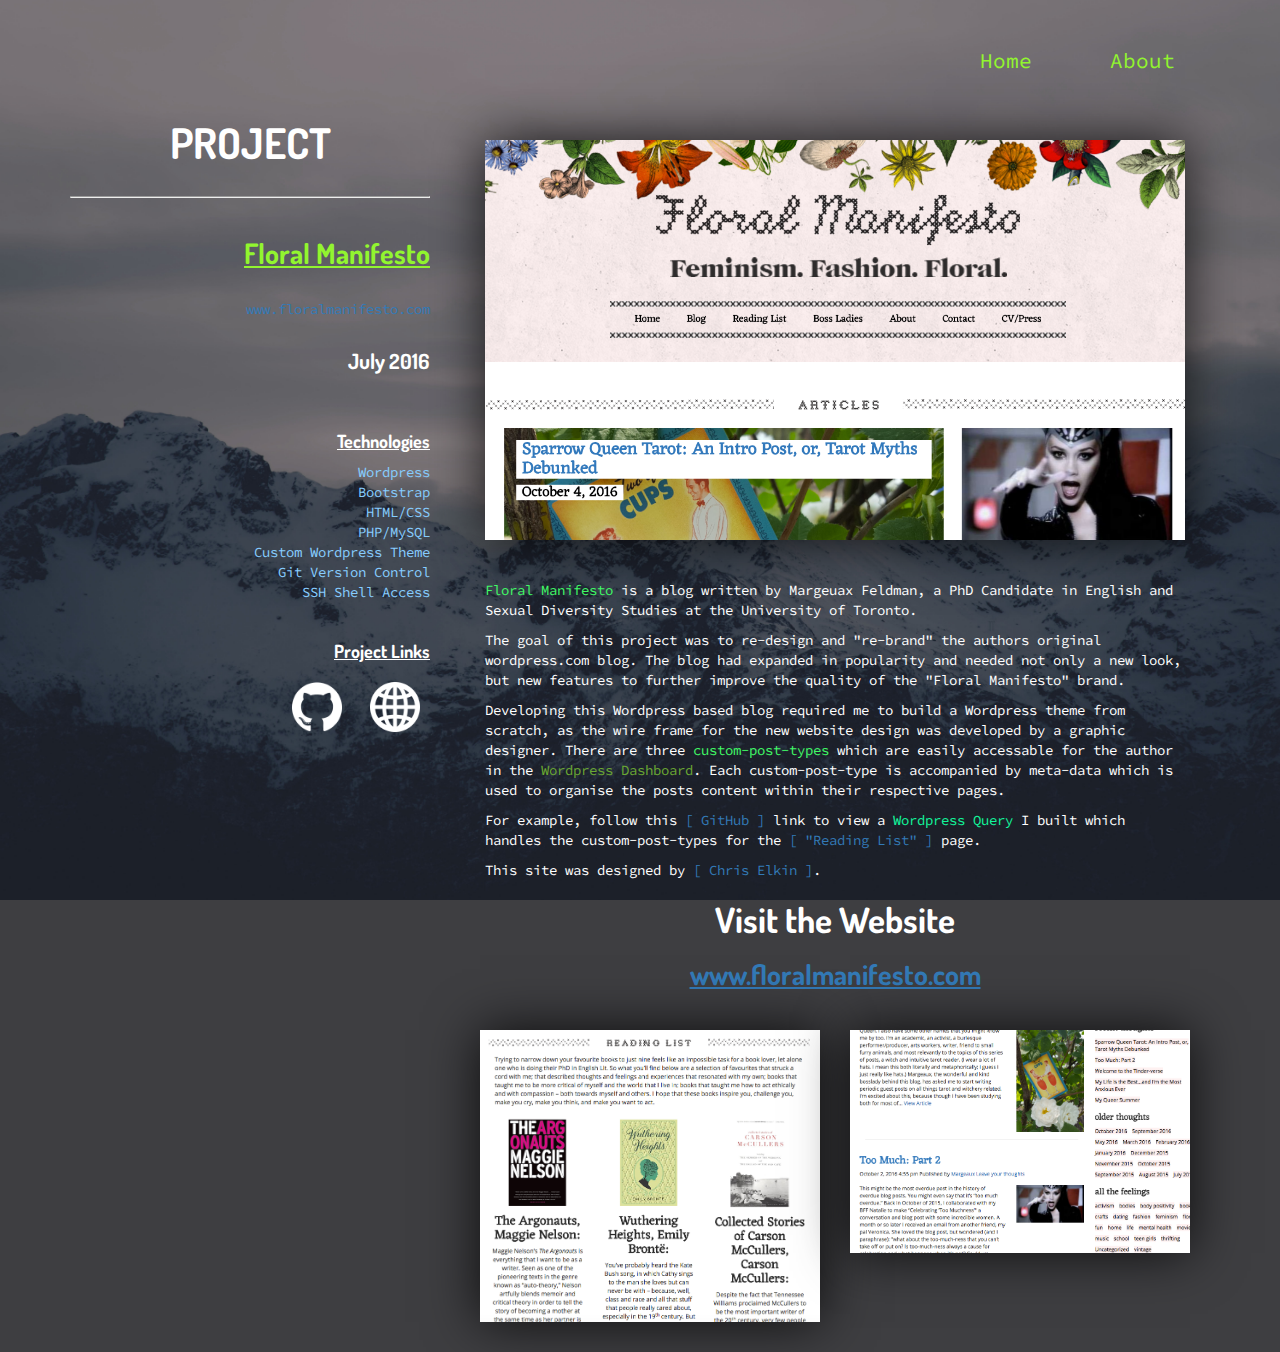
<file: pages/project_floral_manifesto.html>
<html>
     <head>
       <meta charset="utf-8">
       <meta http-equiv="X-UA-Compatible" content="IE=edge,chrome=1">
       <title></title>
       <meta name="description" content="">
       <meta name="viewport" content="width=device-width, initial-scale=1">

       <link rel="stylesheet" href="../css/normalize.min.css">
       <link rel="stylesheet" href="../css/boilerplate.css">
       <link rel="stylesheet" href="../libraries/bootstrap/css/bootstrap.min.css">
       <link rel="stylesheet" href="../css/main.css">
       <link rel="stylesheet" href="../css/project-page.css">
       <link rel="stylesheet" href="../css/transitions.css">
       <link rel="stylesheet" href="../css/responsive.css">

       <!-- FONTS -->
       <link href='https://fonts.googleapis.com/css?family=Source+Code+Pro:400,700,200' rel='stylesheet' type='text/css'>
       <link href="https://fonts.googleapis.com/css?family=Dosis" rel="stylesheet">

     </head>




     <body>

       <!-- HEADER -->
       <section>
         <div class="header container">

           <div class="row">

             <div class="nav-container col-xs-12">
               <div class="centering-div">
                 <ul class="nav">
                   <li><a href="../index.html">Home</a></li>
                   <li><a href="about_page.html">About</a></li>
                 </ul>
               </div>
             </div>


           </div>
       </section>


       <!-- PROJECT -->
       <section>
        <div class="container">

          <div class="row">



            <!-- SIDEBAR -->
            <div class="sidebar-container col-xs-12 col-md-4">

              <div class="project-info-container">
                <div class="project-header horizontal-center">
                  <h1>PROJECT</h1>
                </div>

                <hr>

                <h3 class="margin-spacer color-accent-yellow">Floral Manifesto</h3>

                <a href="http://floralmanifesto.com/" target="_blank" >www.floralmanifesto.com</a>

                <h5 class="margin-spacer">July 2016</h5>

                <div class="project-technologies margin-spacer">
                  <h4>Technologies</h4>

                  <ul>
                    <li class="color-accent-electric-blue">Wordpress</li>
                    <li class="color-accent-electric-blue">Bootstrap</li>
                    <li class="color-accent-electric-blue">HTML/CSS</li>
                    <li class="color-accent-electric-blue">PHP/MySQL</li>
                    <li class="color-accent-electric-blue">Custom Wordpress Theme</li>
                    <li class="color-accent-electric-blue">Git Version Control</li>
                    <li class="color-accent-electric-blue">SSH Shell Access</li>
                  </ul>

                </div>



                <!-- SOCIAL MEDIA ICONS -->
                <div class="project-icons">

                  <h4>Project Links</h4>

                  <div id="github" class="icon-container">
                    <span><a href="https://github.com/scottc11/Manifesto-Theme" target="_blank"><img class="icon" src="../img/gitHub-mark-light-120px-plus.png" alt="" /></a></span>
                  </div>

                  <div class="icon-container">
                    <span><a href="http://floralmanifesto.com/" target="_blank"><img class="icon" src="../img/internet-logo.png" alt="" /></a></span>
                  </div>

                </div>
              </div>

            </div>





            <div class="project-content col-xs-12 col-md-8">

              <div class="project-image-container">
                <img src="../img/projects/manifesto-preview.png" alt="" />
              </div>


              <div class="project-description">
                <p>
                  <span class="color-accent-green">Floral Manifesto</span> is a blog written by Margeuax Feldman, a PhD Candidate in English and Sexual Diversity Studies at the University of Toronto.
                </p>

                <p>
                  The goal of this project was to re-design and "re-brand" the authors original wordpress.com blog.  The blog had expanded in popularity and needed not only a new look, but new features to further improve the quality of the "Floral Manifesto" brand.
                </p>

                <p>
                  Developing this Wordpress based blog required me to build a Wordpress theme from scratch, as the wire frame for the new website design was developed by a graphic designer.  There are three <span class="color-accent-green">custom-post-types</span> which are easily accessable for the author in the <span class="color-accent-orange">Wordpress Dashboard</span>.  Each custom-post-type is accompanied by meta-data which is used to organise the posts content within their respective pages.
                </p>

                <p>
                  For example, follow this <a href="https://github.com/scottc11/Manifesto-Theme/blob/master/reading_list.php">[ GitHub ]</a> link to view a <span class="color-accent-peach">Wordpress Query</span> I built which handles the custom-post-types for the <a href="http://floralmanifesto.com/reading-list-2/">[ "Reading List" ]</a> page.
                </p>

                <p>
                  This site was designed by <a href="http://cpelkin.com/">[ Chris Elkin ]</a>.
                </p>

                <h2 class="horizontal-center">Visit the Website</h2>

                <a href="http://floralmanifesto.com/" target="_blank"><h3 class="horizontal-center">www.floralmanifesto.com</h3></a>

              </div>

              <div class="project-image col-xs-12 col-sm-6">
                <img src="../img/projects/manifesto/reading-list-preview.png" alt="" />
              </div>

              <div class="project-image col-xs-12 col-sm-6">
                <img src="../img/projects/manifesto/blog-preview.png" alt="" />
              </div>

            </div>

          </div> <!-- row -->

        </div> <!-- container -->

       </section>





       <section>

         <!-- GOOGLE ANALYTICS -->
         <script>
             (function(i,s,o,g,r,a,m){i['GoogleAnalyticsObject']=r;i[r]=i[r]||function(){
             (i[r].q=i[r].q||[]).push(arguments)},i[r].l=1*new Date();a=s.createElement(o),
             m=s.getElementsByTagName(o)[0];a.async=1;a.src=g;m.parentNode.insertBefore(a,m)
             })(window,document,'script','https://www.google-analytics.com/analytics.js','ga');

             ga('create', 'UA-81834164-1', 'auto');
             ga('send', 'pageview');
         </script>

         <script src="//ajax.googleapis.com/ajax/libs/jquery/1.11.2/jquery.min.js"></script>
         <script>window.jQuery || document.write('<script src="js/vendor/jquery-1.11.2.min.js"><\/script>')</script>
         <script src="../js/vendor/modernizr-2.8.3.min.js"></script>
         <script src="https://ajax.googleapis.com/ajax/libs/jquery/1.11.3/jquery.min.js"></script>

         <script src="../libraries/bootstrap/js/bootstrap.min.js"></script>
         <script language="javascript" type="text/javascript" src="../libraries/p5/p5.js"></script>


         <script language="javascript" type="text/javascript" src="../js/transitions.js"></script>
         <script src="../js/main.js"></script>
       </section>

     </body>
 </html>
</file>
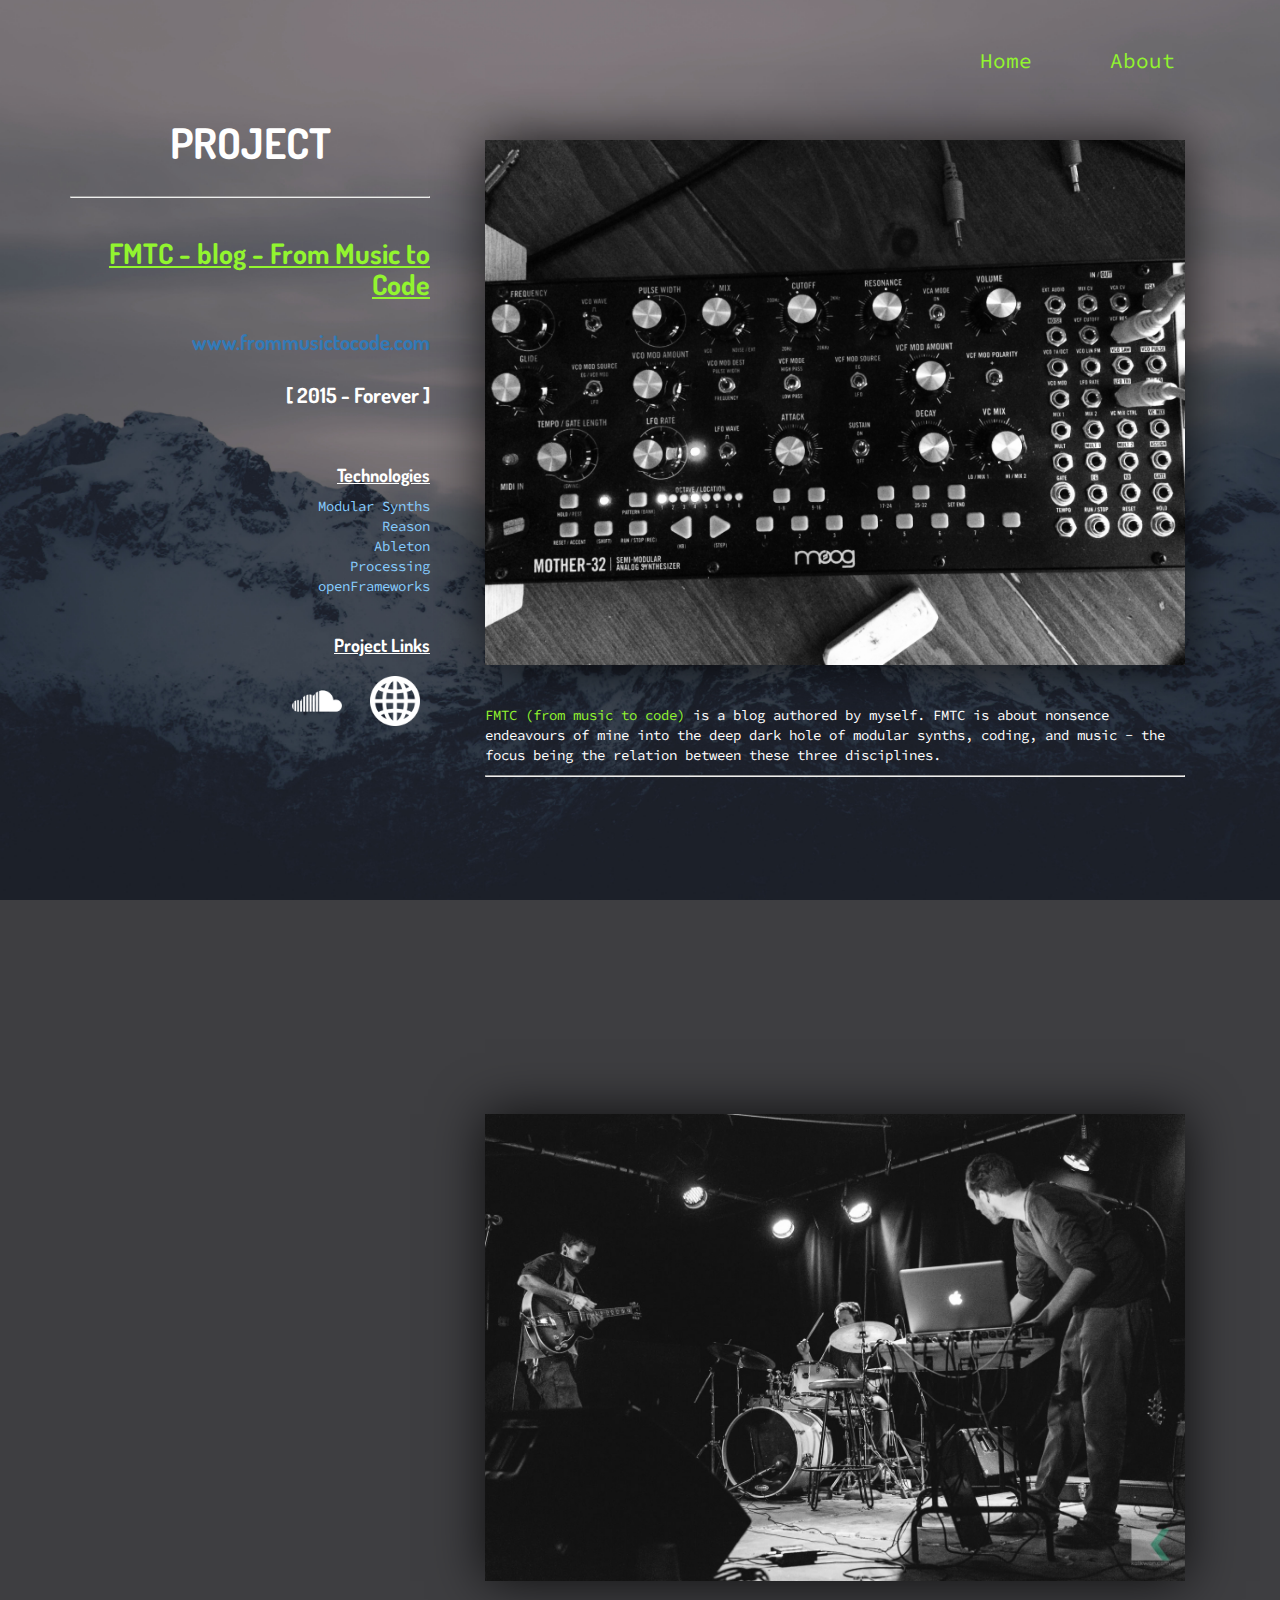
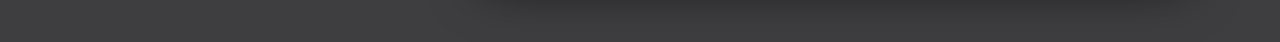
<file: pages/project_fmtc.html>
<html>
     <head>
       <meta charset="utf-8">
       <meta http-equiv="X-UA-Compatible" content="IE=edge,chrome=1">
       <title></title>
       <meta name="description" content="">
       <meta name="viewport" content="width=device-width, initial-scale=1">

       <link rel="stylesheet" href="../css/normalize.min.css">
       <link rel="stylesheet" href="../css/boilerplate.css">
       <link rel="stylesheet" href="../libraries/bootstrap/css/bootstrap.min.css">
       <link rel="stylesheet" href="../css/main.css">
       <link rel="stylesheet" href="../css/project-page.css">
       <link rel="stylesheet" href="../css/transitions.css">
       <link rel="stylesheet" href="../css/responsive.css">

       <!-- FONTS -->
       <link href='https://fonts.googleapis.com/css?family=Source+Code+Pro:400,700,200' rel='stylesheet' type='text/css'>
       <link href="https://fonts.googleapis.com/css?family=Dosis" rel="stylesheet">

     </head>




     <body>

       <!-- HEADER -->
       <section>
         <div class="header container">

           <div class="row">

             <div class="nav-container col-xs-12">
               <div class="centering-div">
                 <ul class="nav">
                   <li><a href="../index.html">Home</a></li>
                   <li><a href="about_page.html">About</a></li>
                 </ul>
               </div>
             </div>


           </div>
       </section>


       <!-- PROJECT -->
       <section>
        <div class="container">

          <div class="row">



            <!-- SIDEBAR -->
            <div class="sidebar-container col-xs-12 col-md-4">

              <div class="project-info-container">
                <div class="project-header horizontal-center">
                  <h1>PROJECT</h1>
                </div>

                <hr>

                <h3 class="margin-spacer color-accent-yellow">FMTC - blog - From Music to Code</h3>

                <h5><a href="http://frommusictocode.com">www.frommusictocode.com</a></h5>

                <h5 class="margin-spacer">[ 2015 - Forever ]</h5>

                <div class="project-technologies margin-spacer">
                  <h4>Technologies</h4>

                  <ul>
                    <li class="color-accent-electric-blue">Modular Synths</li>
                    <li class="color-accent-electric-blue">Reason</li>
                    <li class="color-accent-electric-blue">Ableton</li>
                    <li class="color-accent-electric-blue">Processing</li>
                    <li class="color-accent-electric-blue">openFrameworks</li>
                  </ul>

                </div>



                <!-- SOCIAL MEDIA ICONS -->
                <div class="project-icons">

                  <h4>Project Links</h4>

                  <div id="github" class="icon-container">
                    <span><a href="https://soundcloud.com/frommusictocode" target="_blank"><img class="icon" src="../img/soundcloud-white-transparent-64.png" alt="" /></a></span>
                  </div>

                  <div class="icon-container">
                    <span><a href="http://frommusictocode.com/" target="_blank"><img class="icon" src="../img/internet-logo.png" alt="" /></a></span>
                  </div>

                </div>
              </div>

            </div>





            <div class="project-content col-xs-12 col-md-8">

              <div class="project-image-container">
                <img src="../img/projects/fmtc/modular-synth.jpg" alt="" />
              </div>

              <div class="project-description">

                <p>
                  <span class="color-accent-yellow">FMTC (from music to code)</span> is a blog authored by myself.  FMTC is about nonsence endeavours of mine into the deep dark hole of modular synths, coding, and music - the focus being the relation between these three disciplines.
                </p>

                <hr>

                <iframe class="soundcloud-block" width="100%" height="250" scrolling="no" frameborder="no" src="https://w.soundcloud.com/player/?url=https%3A//api.soundcloud.com/tracks/284294862&amp;auto_play=false&amp;hide_related=false&amp;show_comments=true&amp;show_user=true&amp;show_reposts=false&amp;visual=true"></iframe>

              </div>



              <div class="project-image-container">
                <img src="../img/projects/kss-may-25th-first-show_1.jpg" alt="" />
              </div>


              <div class="project-image col-xs-12 col-sm-6">

              </div>

              <div class="project-image col-xs-12 col-sm-6">

              </div>

            </div>

          </div> <!-- row -->

        </div> <!-- container -->

       </section>





       <section>

         <!-- GOOGLE ANALYTICS -->
         <script>
             (function(i,s,o,g,r,a,m){i['GoogleAnalyticsObject']=r;i[r]=i[r]||function(){
             (i[r].q=i[r].q||[]).push(arguments)},i[r].l=1*new Date();a=s.createElement(o),
             m=s.getElementsByTagName(o)[0];a.async=1;a.src=g;m.parentNode.insertBefore(a,m)
             })(window,document,'script','https://www.google-analytics.com/analytics.js','ga');

             ga('create', 'UA-81834164-1', 'auto');
             ga('send', 'pageview');
         </script>

         <script src="//ajax.googleapis.com/ajax/libs/jquery/1.11.2/jquery.min.js"></script>
         <script>window.jQuery || document.write('<script src="js/vendor/jquery-1.11.2.min.js"><\/script>')</script>
         <script src="../js/vendor/modernizr-2.8.3.min.js"></script>
         <script src="https://ajax.googleapis.com/ajax/libs/jquery/1.11.3/jquery.min.js"></script>

         <script src="../libraries/bootstrap/js/bootstrap.min.js"></script>
         <script language="javascript" type="text/javascript" src="../libraries/p5/p5.js"></script>


         <script language="javascript" type="text/javascript" src="../js/transitions.js"></script>
         <script src="../js/main.js"></script>
       </section>

     </body>
 </html>
</file>
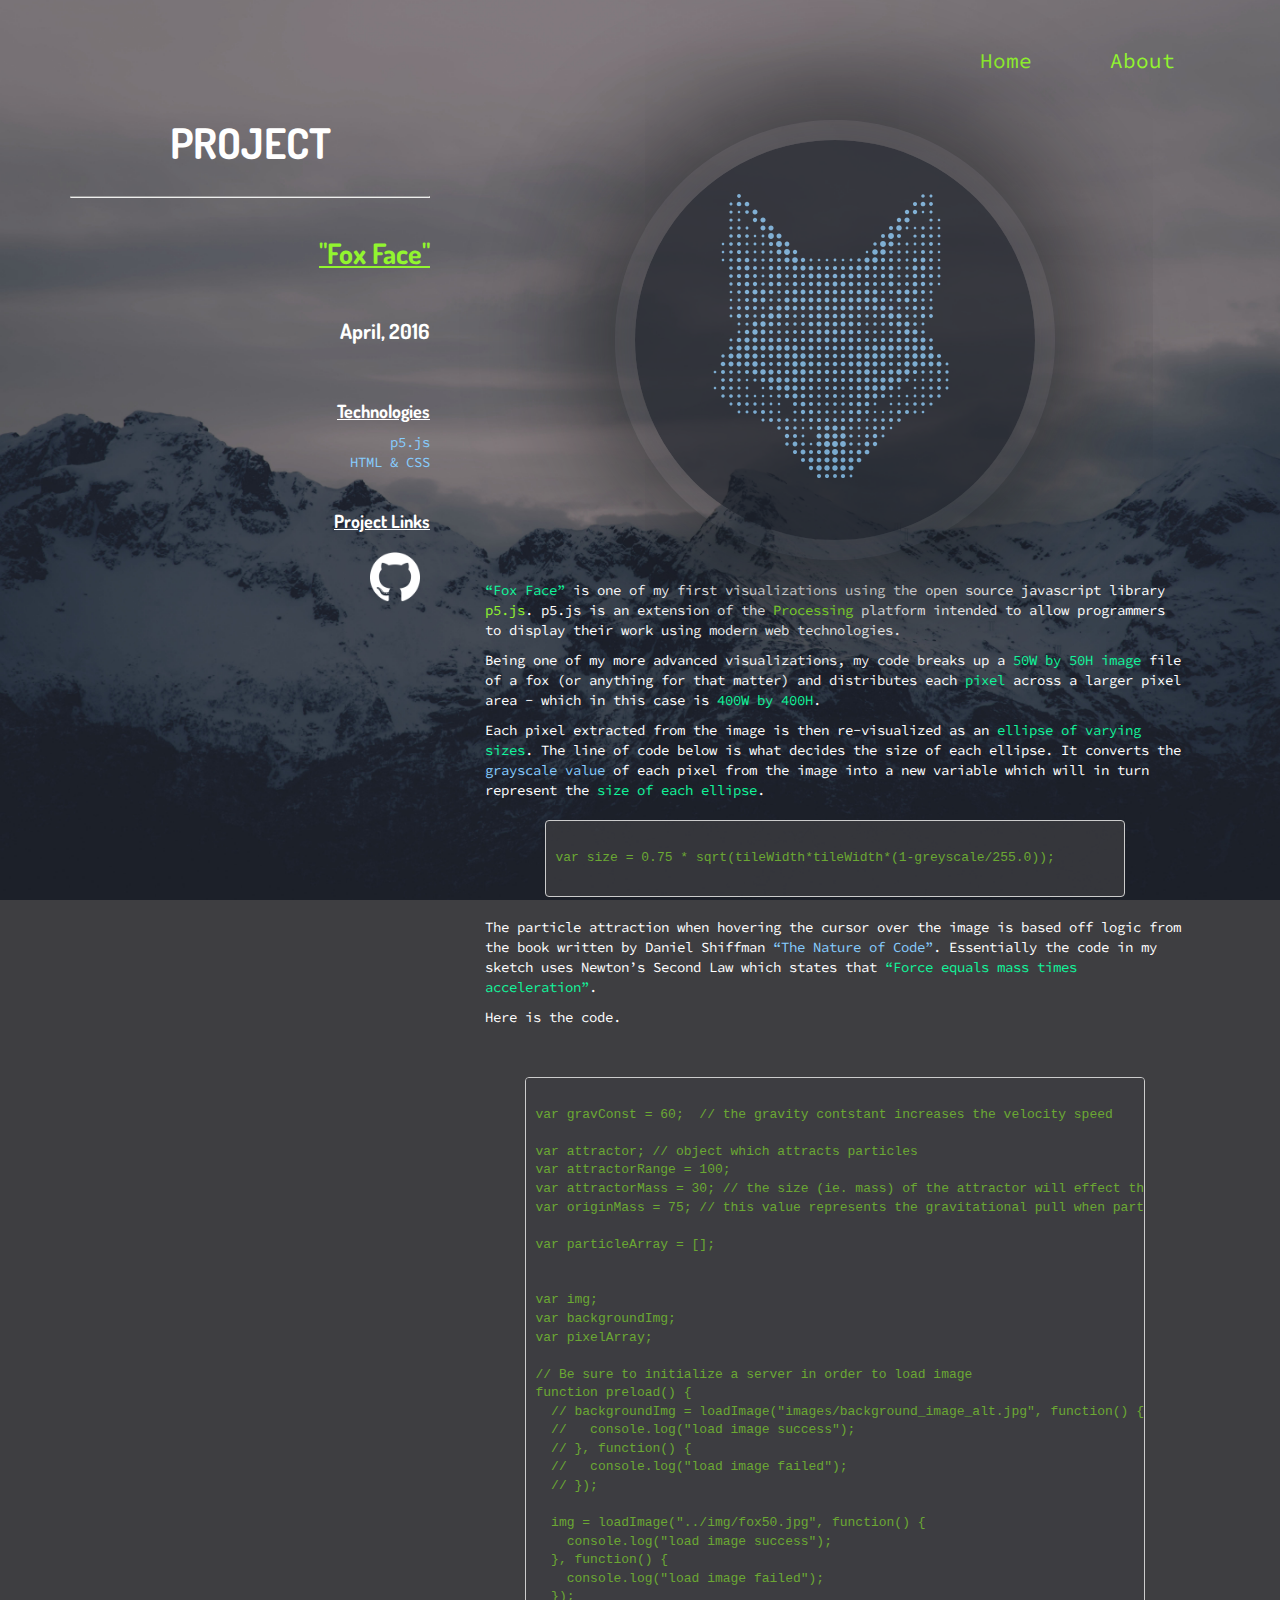
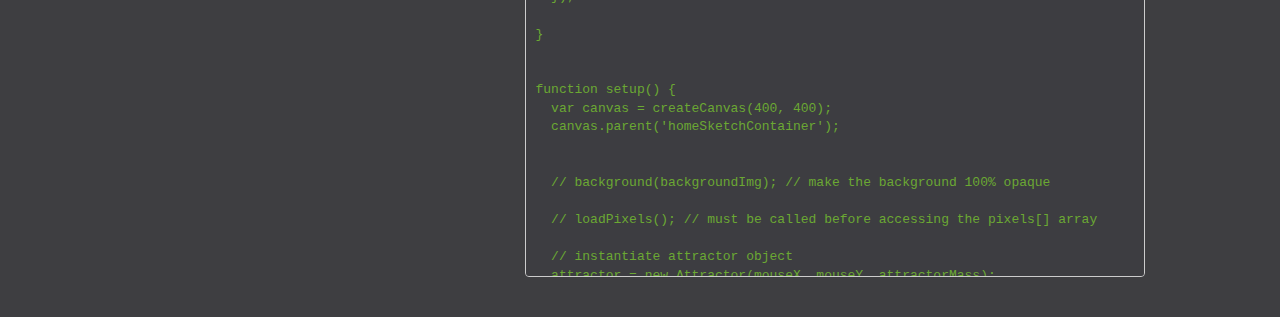
<file: pages/project_fox_face.html>
<html>
     <head>
       <meta charset="utf-8">
       <meta http-equiv="X-UA-Compatible" content="IE=edge,chrome=1">
       <title></title>
       <meta name="description" content="">
       <meta name="viewport" content="width=device-width, initial-scale=1">

       <link rel="stylesheet" href="../css/normalize.min.css">
       <link rel="stylesheet" href="../css/boilerplate.css">
       <link rel="stylesheet" href="../libraries/bootstrap/css/bootstrap.min.css">
       <link rel="stylesheet" href="../css/main.css">
       <link rel="stylesheet" href="../css/project-page.css">
       <link rel="stylesheet" href="../css/transitions.css">
       <link rel="stylesheet" href="../css/responsive.css">

       <!-- FONTS -->
       <link href='https://fonts.googleapis.com/css?family=Source+Code+Pro:400,700,200' rel='stylesheet' type='text/css'>
       <link href="https://fonts.googleapis.com/css?family=Dosis" rel="stylesheet">

     </head>




     <body>

       <!-- HEADER -->
       <section>
         <div class="header container">

           <div class="row">

             <div class="nav-container col-xs-12">
               <div class="centering-div">
                 <ul class="nav">
                   <li><a href="../index.html">Home</a></li>
                   <li><a href="about_page.html">About</a></li>
                 </ul>
               </div>
             </div>


           </div>
       </section>


       <!-- PROJECT -->
       <section>
        <div class="container">

          <div class="row">



            <!-- SIDEBAR -->
            <div class="sidebar-container col-xs-12 col-md-4">

              <div class="project-info-container">
                <div class="project-header horizontal-center">
                  <h1>PROJECT</h1>
                </div>

                <hr>

                <h3 class="margin-spacer color-accent-yellow">"Fox Face"</h3>

                <h5 class="margin-spacer">April, 2016</h5>

                <div class="project-technologies margin-spacer">
                  <h4>Technologies</h4>

                  <ul>
                    <li class="color-accent-electric-blue">p5.js</li>
                    <li class="color-accent-electric-blue">HTML & CSS</li>
                  </ul>

                </div>



                <!-- SOCIAL MEDIA ICONS -->
                <div class="project-icons">

                  <h4>Project Links</h4>

                  <div id="github" class="icon-container">
                    <span><a href="https://github.com/scottc11/AnimalFaces" target="_blank"><img class="icon" src="../img/gitHub-mark-light-120px-plus.png" alt="" /></a></span>
                  </div>

                </div>
              </div>

            </div>





            <div class="project-content col-xs-12 col-md-8">

              <div id="homeSketchContainer">

              </div>

              <div class="project-description">
                <p>
                  <span class="color-accent-peach">“Fox Face”</span> is one of my first visualizations using the open source javascript library <a href="https://p5js.org/" target="_blank" class="color-accent-yellow">p5.js</a>.  p5.js is an extension of the <a href="https://processing.org/" target="_blank" class="color-accent-yellow">Processing</a> platform intended to allow programmers to display their work using modern web technologies.
                </p>

                <p>
                  Being one of my more advanced visualizations, my code breaks up a <span class="color-accent-peach">50W by 50H image</span> file of a fox (or anything for that matter) and distributes each <span class="color-accent-peach">pixel</span> across a larger pixel area - which in this case is <span class="color-accent-peach">400W by 400H</span>.
                </p>

                <p>
                  Each pixel extracted from the image is then re-visualized as an <span class="color-accent-peach">ellipse of varying sizes</span>.  The line of code below is what decides the size of each ellipse. It converts the <span class="color-accent-electric-blue">grayscale value</span> of each pixel from the image into a new variable which will in turn represent the <span class="color-accent-peach">size of each ellipse</span>.
                </p>

                <pre class="code-block color-accent-orange"><code>
var size = 0.75 * sqrt(tileWidth*tileWidth*(1-greyscale/255.0));
                </code></pre>

                <p>
                  The particle attraction when hovering the cursor over the image is based off logic from the book written by Daniel Shiffman <span class="color-accent-electric-blue">“The Nature of Code”</span>.  Essentially the code in my sketch uses Newton’s Second Law which states that <span class="color-accent-peach">“Force equals mass times acceleration”</span>.
                </p>

                <p>
                  Here is the code.
                </p>

              </div>

              <!-- CODE BLOCK -->


              <pre class="code-block color-accent-orange"><code>
var gravConst = 60;  // the gravity contstant increases the velocity speed

var attractor; // object which attracts particles
var attractorRange = 100;
var attractorMass = 30; // the size (ie. mass) of the attractor will effect the gravitational pull
var originMass = 75; // this value represents the gravitational pull when particle is returning to its origin (ie. the speed)

var particleArray = [];


var img;
var backgroundImg;
var pixelArray;

// Be sure to initialize a server in order to load image
function preload() {
  // backgroundImg = loadImage("images/background_image_alt.jpg", function() {
  //   console.log("load image success");
  // }, function() {
  //   console.log("load image failed");
  // });

  img = loadImage("../img/fox50.jpg", function() {
    console.log("load image success");
  }, function() {
    console.log("load image failed");
  });

}


function setup() {
  var canvas = createCanvas(400, 400);
  canvas.parent('homeSketchContainer');


  // background(backgroundImg); // make the background 100% opaque

  // loadPixels(); // must be called before accessing the pixels[] array

  // instantiate attractor object
  attractor = new Attractor(mouseX, mouseY, attractorMass);

  // build array of particle objects for each pixel in img
  // the gridx and gridy variables represent each pixel in the image
  // the posX and posY variables represent the position of the partical objects scaled to the canvas dimensions
  for (var gridX = 0; gridX < img.width; gridX++) {
    for (var gridY = 0; gridY < img.height; gridY++) {
      var tileWidth = width / img.width;
      var tileHeight = height / img.height;
      var posX = tileWidth * gridX;
      var posY = tileHeight * gridY;
      var pixelColor = img.get(gridX, gridY);
      var greyscale = round(red(pixelColor)*0.222 + green(pixelColor)*0.707 + blue(pixelColor)*0.071);
      // console.log(posX + ", " + posY + ": " + greyscale);
      var size = 0.75 * sqrt(tileWidth*tileWidth*(1-greyscale/255.0));
      particleArray.push(new Particle(posX, posY, size));
    }
  }
}



function draw() {

  fill(27, 31, 40);
  noStroke();
  rect(0, 0, width, height);

  attractor.location.x = mouseX;
  attractor.location.y = mouseY;
  // attractor.draw();

  // updating the particles
  for (var i = 0; i < particleArray.length; i++) {
    var particle = particleArray[i];

    // attract object if it is in given range of attractor
    if (particle.getDistanceFromAttractor(attractor) < attractor.range) {
      var force = attractor.attract(particle);
      particle.applyForce(force);
      particle.update();
      particle.draw();
    }

    if (particle.getDistanceFromAttractor(attractor) > attractor.range) {
      // particle.returnToOrigin();
      // particle.update();
      // particle.draw();



      // when particle.location it greater than 5px away from particle.origin
      if (particle.getDistanceFromOrigin() > 20) {
        // gradually return particle to its origin.
        particle.returnToOrigin();
        particle.update();
        particle.draw();
      } else {
        // when particle.location is within 5px of its .origin, set .location to .origin
        particle.velocity.set(0, 0);
        particle.location.set(particle.origin);
        particle.update();
        particle.draw();
      }

    }
  }
}



// *********************************************
//PARTICLE CLASS

function Particle(_locX, _locY, _size, _name) {
  this.name = _name;
  this.location = new p5.Vector(_locX, _locY);
  this.origin = new p5.Vector(_locX, _locY);
  this.velocity = new p5.Vector(0.0, 0.0);
  this.acceleration = new p5.Vector(0.0, 0.0);
  this.size = _size;


  this.draw = function() {
    //WHITE ELLIPSE
    if (this.size > 2.5) {
      fill(255);
      noStroke();
      ellipse(this.location.x, this.location.y, this.size, this.size);
    }
  }

  // Apply the given force returned from Attractor to the particles velocity
  this.applyForce = function(force) {
    this.velocity = force;
  }

  this.getDistanceFromAttractor = function(attractor) {
    var forceDirection = p5.Vector.sub(attractor.location, this.location);
    var distance = forceDirection.mag();
    return distance;
  }

  this.getDistanceFromOrigin = function() {
    var direction = p5.Vector.sub(this.origin, this.location);
    var distanceFromOrigin = direction.mag();
    return distanceFromOrigin;
  }

  this.returnToOrigin = function() {
    // calculations for objects distance
    var forceDirection = p5.Vector.sub(this.origin, this.location);
    var distance = forceDirection.mag();


    // the constrain() method will prevent unwanted effects when the object gets to close to the center of the attractor.
    distance = constrain(distance, 40, 300);

    // unsure what the pupurpose of normalize is, but it turns a vector into a number between 0.0 and 1.0 - kinda like map()
    forceDirection.normalize();

    // below is the equation for calculating the gravitational force of an object
    var magnitude = (gravConst * originMass * this.size) / (distance * distance);
    var force = forceDirection.mult(magnitude);

    this.velocity = force;
  }

  this.update = function() {
    this.velocity.add(this.acceleration);
    this.location.add(this.velocity);
  }

}



// *********************************************
// ATTRACTOR CLASS

function Attractor(_locX, _locY, _size) {
  this.location = new p5.Vector(_locX, _locY);
  this.size = _size;
  this.range = attractorRange;

  this.draw = function() {
    fill(77, 0.2);
    stroke(255);
    ellipse(this.location.x, this.location.y, this.range*2, this.range*2);
    stroke(255);
    fill(44, 0.7);
    smooth();
    ellipse(this.location.x, this.location.y, this.size, this.size);
  }

  // Returns a Vector to be applied to the Particle location/veleocity
  this.attract = function(obj) {

    // calculations for objects distance
    var forceDirection = p5.Vector.sub(this.location, obj.location);
    var distance = forceDirection.mag();


    // the constrain() method will prevent unwanted effects when the object gets to close to the center of the attractor.
    distance = constrain(distance, 40, 300);

    // unsure what the pupurpose of normalize is, but it turns a vector into a number between 0.0 and 1.0 - kinda like map()
    forceDirection.normalize();

    // below is the equation for calculating the gravitational force of an object
    var magnitude = (gravConst * this.size * obj.size) / (distance * distance);
    var force = forceDirection.mult(magnitude);

    return force;  // p5.Vector
  }

}

              </code></pre>




            </div>
          </div>

        </div>
       </section>





       <section>

         <!-- GOOGLE ANALYTICS -->
         <script>
             (function(i,s,o,g,r,a,m){i['GoogleAnalyticsObject']=r;i[r]=i[r]||function(){
             (i[r].q=i[r].q||[]).push(arguments)},i[r].l=1*new Date();a=s.createElement(o),
             m=s.getElementsByTagName(o)[0];a.async=1;a.src=g;m.parentNode.insertBefore(a,m)
             })(window,document,'script','https://www.google-analytics.com/analytics.js','ga');

             ga('create', 'UA-81834164-1', 'auto');
             ga('send', 'pageview');
         </script>

         <script src="//ajax.googleapis.com/ajax/libs/jquery/1.11.2/jquery.min.js"></script>
         <script>window.jQuery || document.write('<script src="js/vendor/jquery-1.11.2.min.js"><\/script>')</script>
         <script src="../js/vendor/modernizr-2.8.3.min.js"></script>
         <script src="https://ajax.googleapis.com/ajax/libs/jquery/1.11.3/jquery.min.js"></script>

         <script src="../libraries/bootstrap/js/bootstrap.min.js"></script>
         <script language="javascript" type="text/javascript" src="../libraries/p5/p5.js"></script>

         <script language="javascript" type="text/javascript" src="../js/sketch.js"></script>
         <script language="javascript" type="text/javascript" src="../js/transitions.js"></script>
         <script src="../js/main.js"></script>
       </section>

     </body>
 </html>
</file>
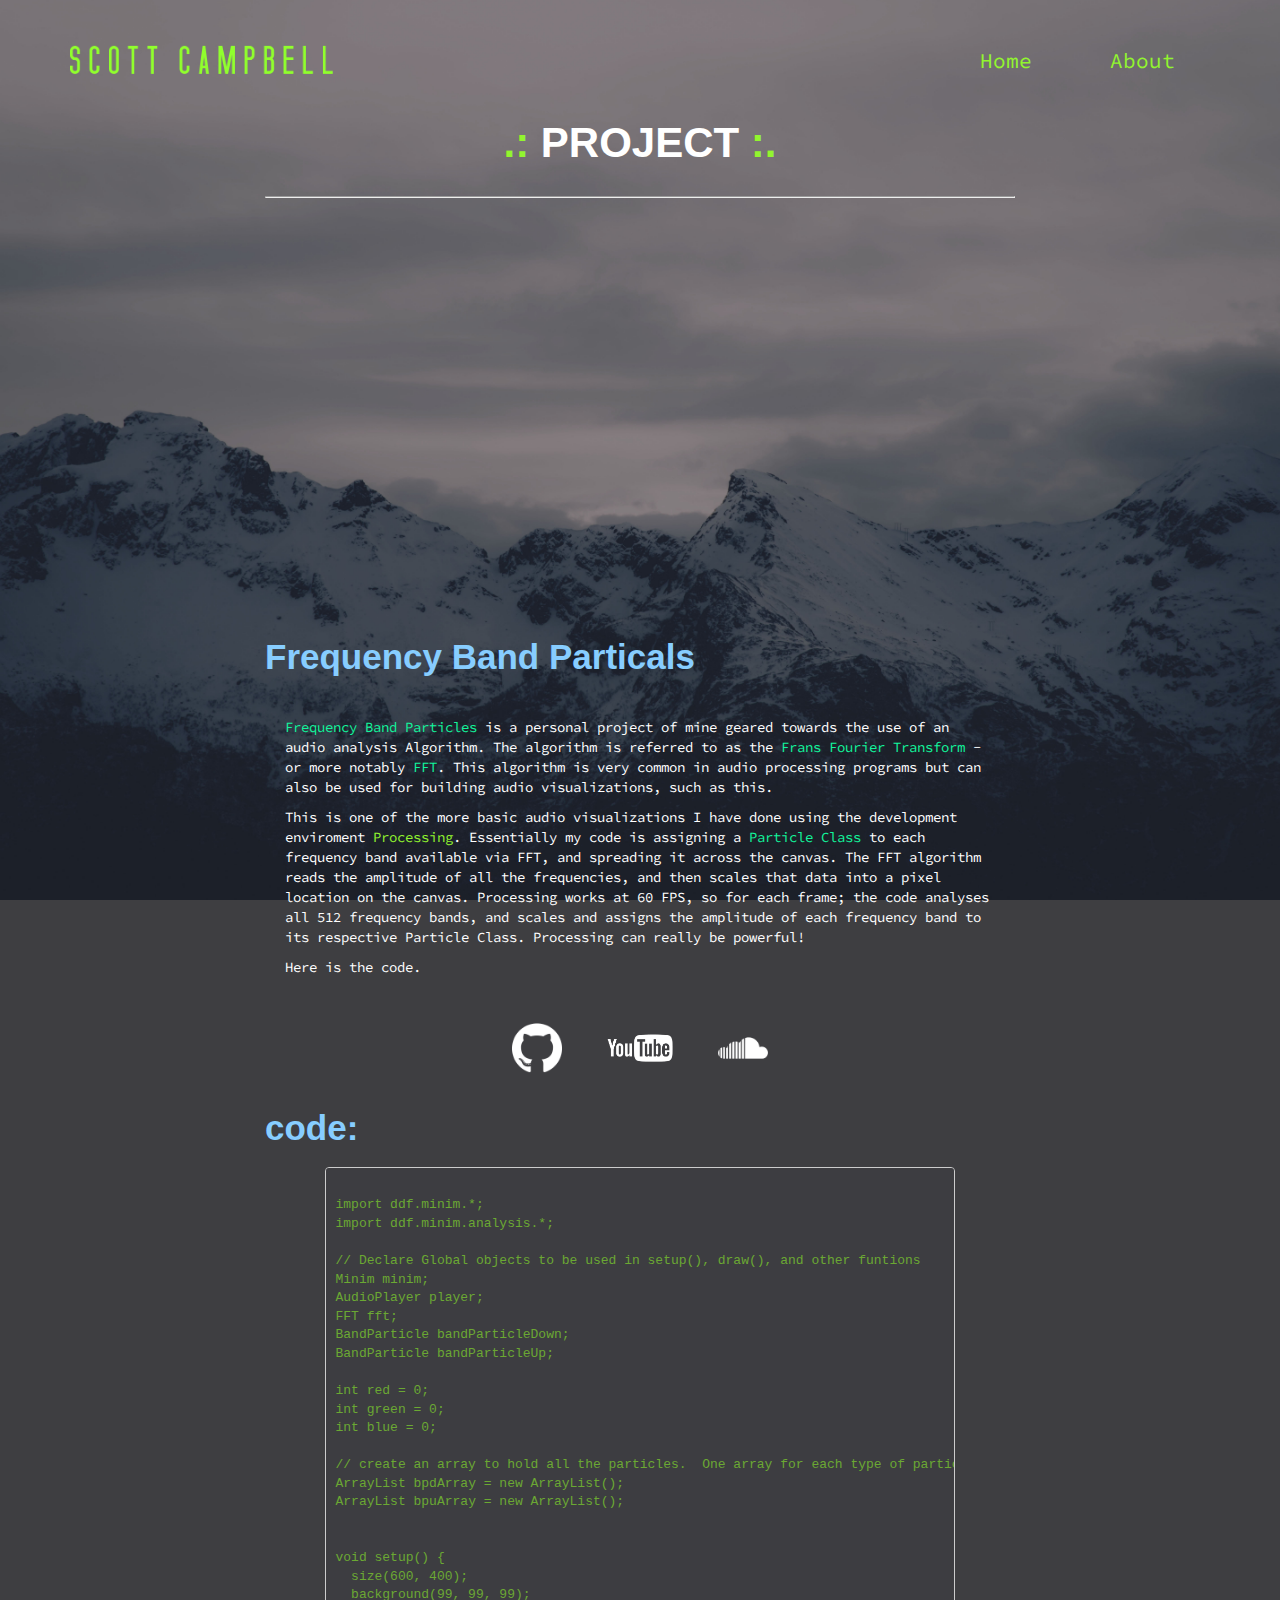
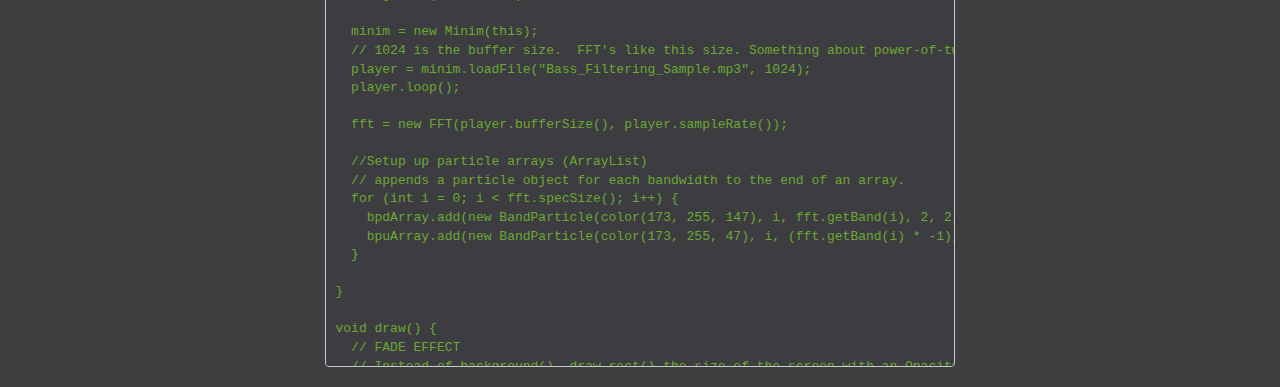
<file: pages/project_freqbandpart.html>
<html>
     <head>
       <meta charset="utf-8">
       <meta http-equiv="X-UA-Compatible" content="IE=edge,chrome=1">
       <title></title>
       <meta name="description" content="">
       <meta name="viewport" content="width=device-width, initial-scale=1">

       <link rel="stylesheet" href="../css/normalize.min.css">
       <link rel="stylesheet" href="../css/boilerplate.css">
       <link rel="stylesheet" href="../libraries/bootstrap/css/bootstrap.min.css">
       <link rel="stylesheet" href="../css/main.css">
       <link rel="stylesheet" href="../css/project-page.css">
       <link rel="stylesheet" href="../css/transitions.css">
       <link rel="stylesheet" href="../css/responsive.css">

       <!-- FONTS -->
       <link href='https://fonts.googleapis.com/css?family=Source+Code+Pro:400,700,200' rel='stylesheet' type='text/css'>

     </head>




     <body>

       <!-- HEADER -->
       <section>
         <div class="header container">

           <div class="row">

             <div class="col-xs-6 col-xs-offset-3 col-sm-6 col-sm-offset-3 col-md-3 col-md-offset-0">

               <div class="name-container">

                 <div class="centering-div">
                   <img id="scampbell" src="../img/scampbell.png" alt="Scott Campbell" />
                 </div>

               </div>

             </div>

             <div class="nav-container col-md-9">
               <div class="centering-div">
                 <ul class="nav">
                   <li><a href="../index.html">Home</a></li>
                   <li><a href="about_page.html">About</a></li>
                 </ul>
               </div>
             </div>


           </div>
       </section>


       <!-- PROJECT -->
       <section>
        <div class="container">

          <div class="row">
            <div class="project-container col-xs-12 col-md-8 col-md-offset-2">


              <div class="project-header horizontal-center">
                <h1><span class="color-accent-yellow">.: </span>PROJECT<span class="color-accent-yellow"> :.</span></h1>
              </div>

              <hr>

              <div class="video-container">
                <iframe width="640" height="360" src="https://www.youtube.com/embed/MN_cfRW3QV4?rel=0&amp;showinfo=0" frameborder="0" allowfullscreen></iframe>
              </div>



              <h2 class="project-page-title color-accent-electric-blue">Frequency Band Particals</h2>

              <div class="project-description">
                <p>
                  <span class="color-accent-peach">Frequency Band Particles</span> is a personal project of mine geared towards the use of an audio analysis Algorithm.  The algorithm is referred to as the <span class="color-accent-peach">Frans Fourier Transform</span> - or more notably <span class="color-accent-peach">FFT</span>.  This algorithm is very common in audio processing programs but can also be used for building audio visualizations, such as this.
                </p>

                <p>
                  This is one of the more basic audio visualizations I have done using the development enviroment <a class="color-accent-yellow" href="https://processing.org" target="_blank">Processing</a>. Essentially my code is assigning a <span class="color-accent-peach">Particle Class</span> to each frequency band available via FFT, and spreading it across the canvas. The FFT algorithm reads the amplitude of all the frequencies, and then scales that data into a pixel location on the canvas.  Processing works at 60 FPS, so for each frame; the code analyses all 512 frequency bands, and scales and assigns the amplitude of each frequency band to its respective Particle Class. Processing can really be powerful!
                </p>

                <p>
                  Here is the code.
                </p>

              </div>


              <!-- SOCIAL MEDIA ICONS -->
              <div class="icons-container">

                <div id="github" class="icon-container">
                  <span><a href="https://github.com/scottc11" target="_blank"><img class="icon" src="../img/gitHub-mark-light-120px-plus.png" alt="" /></a></span>
                </div>

                <div id="youtube" class="icon-container">
                  <span><a href="https://github.com/scottc11" target="_blank"><img class="icon" src="../img/youtube-logo-light.png" alt="" /></a></span>
                </div>

                <div id="soundcloud" class="icon-container">
                  <span><a href="https://soundcloud.com/beatbell" target="_blank"><img class="icon" src="../img/soundcloud-white-transparent-64.png" alt="" /></a></span>
                </div>

              </div>




              <!-- CODE BLOCK -->
              <h2 class="color-accent-electric-blue">code:</h2>

              <pre class="code-block color-accent-orange"><code>
import ddf.minim.*;
import ddf.minim.analysis.*;

// Declare Global objects to be used in setup(), draw(), and other funtions
Minim minim;
AudioPlayer player;
FFT fft;
BandParticle bandParticleDown;
BandParticle bandParticleUp;

int red = 0;
int green = 0;
int blue = 0;

// create an array to hold all the particles.  One array for each type of particle.
ArrayList<BandParticle> bpdArray = new ArrayList<BandParticle>();
ArrayList<BandParticle> bpuArray = new ArrayList<BandParticle>();


void setup() {
  size(600, 400);
  background(99, 99, 99);

  minim = new Minim(this);
  // 1024 is the buffer size.  FFT's like this size. Something about power-of-two.
  player = minim.loadFile("Bass_Filtering_Sample.mp3", 1024);
  player.loop();

  fft = new FFT(player.bufferSize(), player.sampleRate());

  //Setup up particle arrays (ArrayList)
  // appends a particle object for each bandwidth to the end of an array.
  for (int i = 0; i < fft.specSize(); i++) {
    bpdArray.add(new BandParticle(color(173, 255, 147), i, fft.getBand(i), 2, 2, i));
    bpuArray.add(new BandParticle(color(173, 255, 47), i, (fft.getBand(i) * -1), 4, 4, i));
  }

}

void draw() {
  // FADE EFFECT
  // Instead of background(), draw rect() the size of the screen with an Opacity
  fill(0);
  rect(0, 0, width, height);


  // perform a forward FFT on the samples in jingle's mix buffer,
  // which contains the mix of both the left and right channels of the file
  fft.forward(player.mix);

  float tester = 0.0;

  for (int i = 0; i < bpdArray.size(); i++) {

    // Using the shape of a Sine Wave to amplify the FFT data to be more visible
    float freqPer = (float)i/bpuArray.size();  // this is your 0.0 -> 1.0 range number
    float sinFreqPer = sqrt(freqPer * 3.141592)*20; // this will give you half of a full sine wave
    tester = sinFreqPer;

    // Draw the particles Upwards
    // The Y value gets multiplied by a sine wave
    bpuArray.get(i).update(color(173, 255, 47), i, ((fft.getBand(i) * sinFreqPer)*-1 ), 4, 4, i);
    //bpuArray.get(i).update(color(173, 255, 47), i, (float)Math.log(Math.log(fft.getBand(i)))*-1, 4, 4, i);
    bpuArray.get(i).drawParticle();

    // Draw the Reflection particles (downwards)
    BandParticle part = bpdArray.get(i);
    part.update(color(173, 255, 147), i, (fft.getBand(i) * sinFreqPer), 2, 2, i);
    part.drawParticle();
  }

}



class BandParticle {
  // Class Properties
  color particleColor;
  float locX;
  float locY;
  float sizeX;
  float sizeY;
  int bandNumber;

  // This is a constructor.  It is what gets called when you create an object of the class
  BandParticle(color tempParticleColor, float tempLocX, float tempLocY, float tempSizeX, float tempSizeY, int tempBandNumber) {

    particleColor = tempParticleColor;
    locX = tempLocX + ((width - fft.specSize()) / 2);  // This centers the waveform horozontally
    locY = tempLocY + (height / 2);  // This centers the waveform vertically
    sizeX = tempSizeX;
    sizeY = tempSizeY;
    bandNumber = tempBandNumber;
  }

  // updates the parameters of particle.  Meant to be used in the Draw Loop
  void update(color tempParticleColor, float tempLocX, float tempLocY, float tempSizeX, float tempSizeY, int tempBandNumber) {
    particleColor = tempParticleColor;
    locX = tempLocX + ((width - fft.specSize()) / 2);  // This centers the waveform horozontally
    locY = tempLocY + (height / 2);  // This centers the waveform vertically
    sizeX = tempSizeX;
    sizeY = tempSizeY;
    bandNumber = tempBandNumber;
  }

  // creating a method.  Must use 'void' if the method doesn't return anything.
  void drawParticle() {


    fill(particleColor);
    noStroke();
    ellipse(locX, locY, sizeX, sizeY);
  }

}
              </code></pre>




            </div>
          </div>

        </div>
       </section>





       <section>

         <!-- GOOGLE ANALYTICS -->
         <script>
             (function(i,s,o,g,r,a,m){i['GoogleAnalyticsObject']=r;i[r]=i[r]||function(){
             (i[r].q=i[r].q||[]).push(arguments)},i[r].l=1*new Date();a=s.createElement(o),
             m=s.getElementsByTagName(o)[0];a.async=1;a.src=g;m.parentNode.insertBefore(a,m)
             })(window,document,'script','https://www.google-analytics.com/analytics.js','ga');

             ga('create', 'UA-81834164-1', 'auto');
             ga('send', 'pageview');
         </script>

         <script src="//ajax.googleapis.com/ajax/libs/jquery/1.11.2/jquery.min.js"></script>
         <script>window.jQuery || document.write('<script src="js/vendor/jquery-1.11.2.min.js"><\/script>')</script>
         <script src="../js/vendor/modernizr-2.8.3.min.js"></script>
         <script src="https://ajax.googleapis.com/ajax/libs/jquery/1.11.3/jquery.min.js"></script>

         <script src="../libraries/bootstrap/js/bootstrap.min.js"></script>
         <script language="javascript" type="text/javascript" src="../libraries/p5/p5.js"></script>


         <script language="javascript" type="text/javascript" src="../js/transitions.js"></script>
         <script src="../js/main.js"></script>
       </section>

     </body>
 </html>
</file>
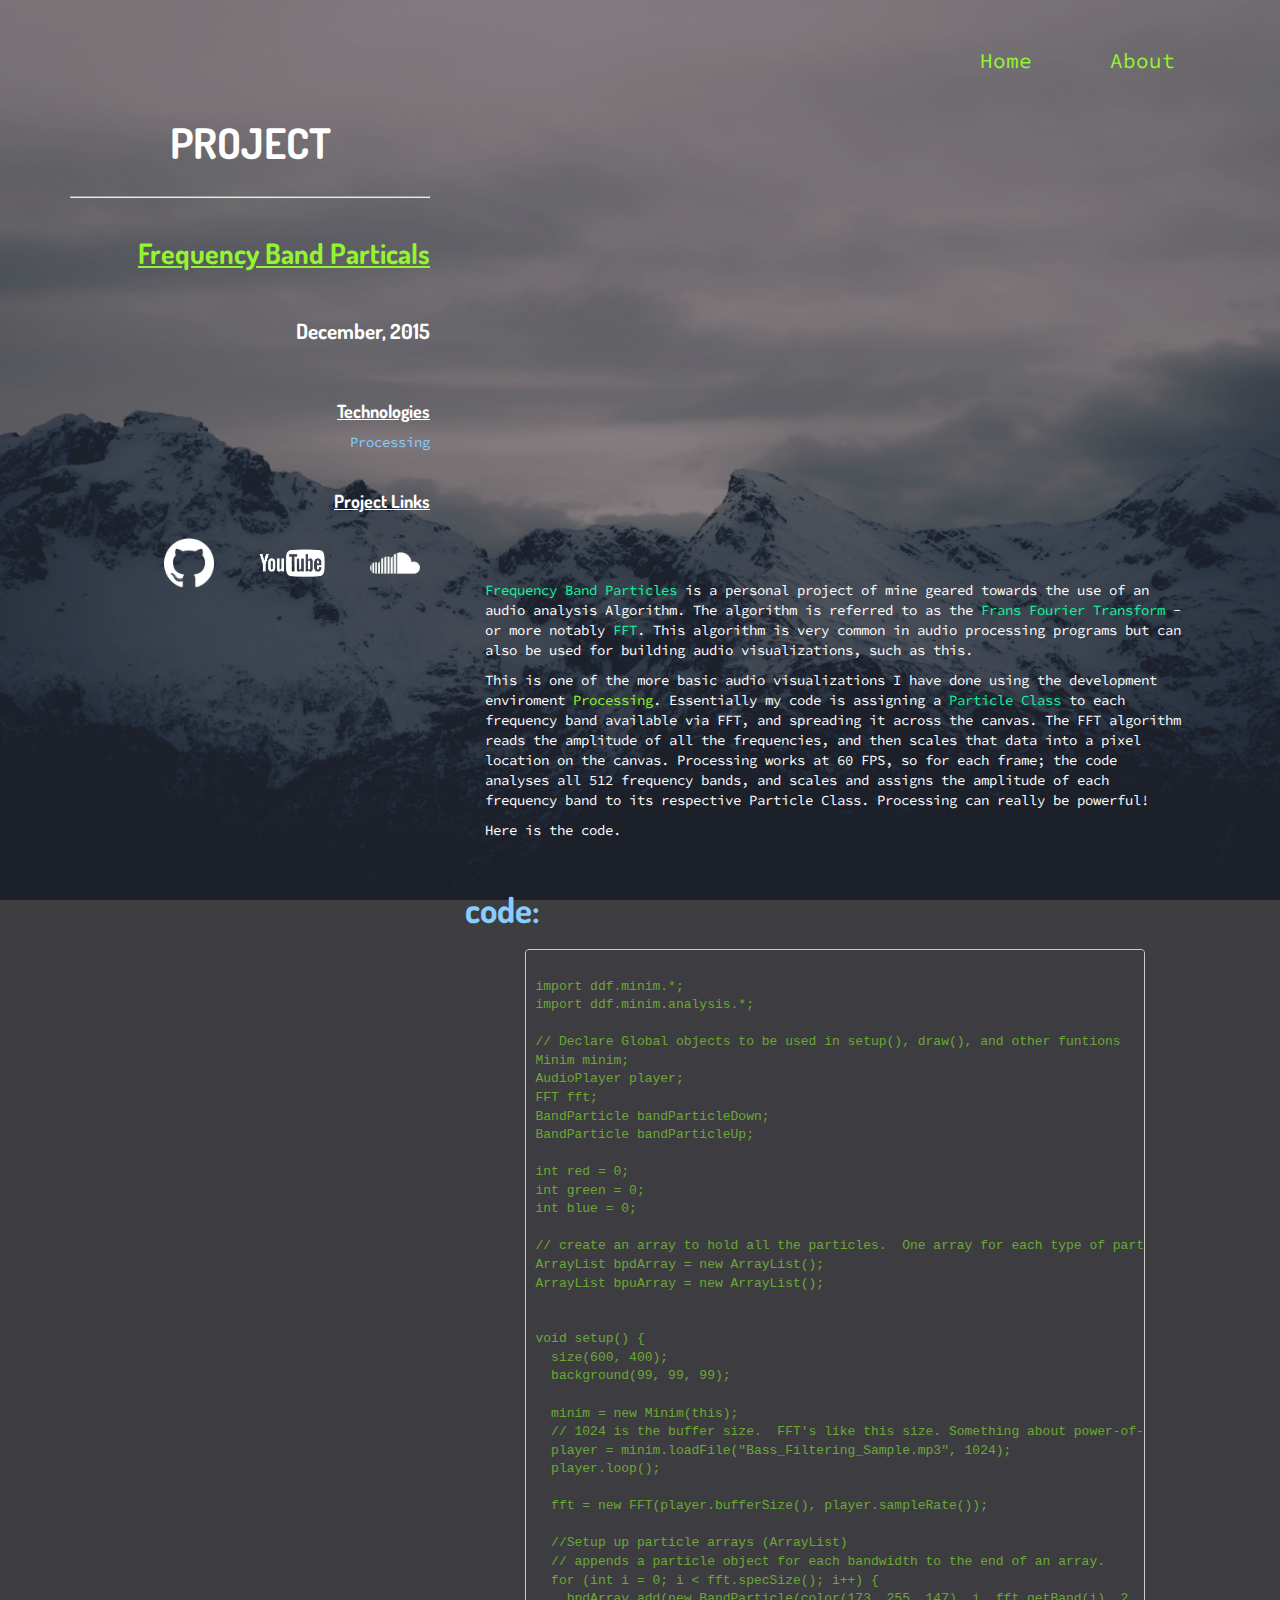
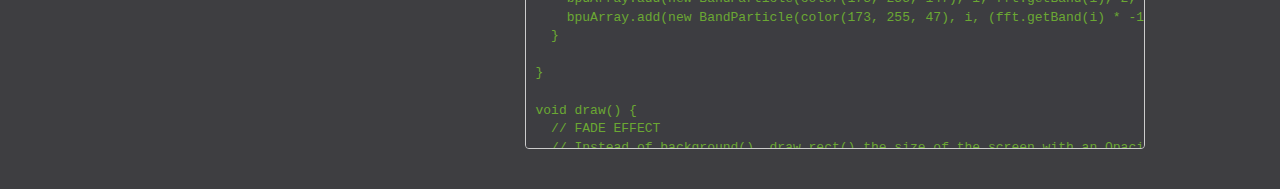
<file: pages/project_frequency_band_particles.html>
<html>
     <head>
       <meta charset="utf-8">
       <meta http-equiv="X-UA-Compatible" content="IE=edge,chrome=1">
       <title></title>
       <meta name="description" content="">
       <meta name="viewport" content="width=device-width, initial-scale=1">

       <link rel="stylesheet" href="../css/normalize.min.css">
       <link rel="stylesheet" href="../css/boilerplate.css">
       <link rel="stylesheet" href="../libraries/bootstrap/css/bootstrap.min.css">
       <link rel="stylesheet" href="../css/main.css">
       <link rel="stylesheet" href="../css/project-page.css">
       <link rel="stylesheet" href="../css/transitions.css">
       <link rel="stylesheet" href="../css/responsive.css">

       <!-- FONTS -->
       <link href='https://fonts.googleapis.com/css?family=Source+Code+Pro:400,700,200' rel='stylesheet' type='text/css'>
       <link href="https://fonts.googleapis.com/css?family=Dosis" rel="stylesheet">

     </head>




     <body>

       <!-- HEADER -->
       <section>
         <div class="header container">

           <div class="row">

             <div class="nav-container col-xs-12">
               <div class="centering-div">
                 <ul class="nav">
                   <li><a href="../index.html">Home</a></li>
                   <li><a href="about_page.html">About</a></li>
                 </ul>
               </div>
             </div>


           </div>
       </section>


       <!-- PROJECT -->
       <section>
        <div class="container">

          <div class="row">



            <!-- SIDEBAR -->
            <div class="sidebar-container col-xs-12 col-md-4">

              <div class="project-info-container">
                <div class="project-header horizontal-center">
                  <h1>PROJECT</h1>
                </div>

                <hr>

                <h3 class="margin-spacer color-accent-yellow">Frequency Band Particals</h3>

                <h5 class="margin-spacer">December, 2015</h5>

                <div class="project-technologies margin-spacer">
                  <h4>Technologies</h4>

                  <ul>
                    <li class="color-accent-electric-blue">Processing</li>
                  </ul>

                </div>



                <!-- SOCIAL MEDIA ICONS -->
                <div class="project-icons">

                  <h4>Project Links</h4>

                  <div id="github" class="icon-container">
                    <span><a href="https://github.com/scottc11/Frequency_Band_Particles" target="_blank"><img class="icon" src="../img/gitHub-mark-light-120px-plus.png" alt="" /></a></span>
                  </div>

                  <div id="youtube" class="icon-container">
                    <span><a href="https://www.youtube.com/watch?v=MN_cfRW3QV4" target="_blank"><img class="icon" src="../img/youtube-logo-light.png" alt="" /></a></span>
                  </div>

                  <div id="soundcloud" class="icon-container">
                    <span><a href="https://soundcloud.com/scottcamp/drive-like" target="_blank"><img class="icon" src="../img/soundcloud-white-transparent-64.png" alt="" /></a></span>
                  </div>

                </div>
              </div>

            </div>





            <div class="project-content col-xs-12 col-md-8">

              <div class="video-container">
                <iframe width="640" height="360" src="https://www.youtube.com/embed/MN_cfRW3QV4?rel=0&amp;showinfo=0" frameborder="0" allowfullscreen></iframe>
              </div>


              <div class="project-description">
                <p>
                  <span class="color-accent-peach">Frequency Band Particles</span> is a personal project of mine geared towards the use of an audio analysis Algorithm.  The algorithm is referred to as the <span class="color-accent-peach">Frans Fourier Transform</span> - or more notably <span class="color-accent-peach">FFT</span>.  This algorithm is very common in audio processing programs but can also be used for building audio visualizations, such as this.
                </p>

                <p>
                  This is one of the more basic audio visualizations I have done using the development enviroment <a class="color-accent-yellow" href="https://processing.org" target="_blank">Processing</a>. Essentially my code is assigning a <span class="color-accent-peach">Particle Class</span> to each frequency band available via FFT, and spreading it across the canvas. The FFT algorithm reads the amplitude of all the frequencies, and then scales that data into a pixel location on the canvas.  Processing works at 60 FPS, so for each frame; the code analyses all 512 frequency bands, and scales and assigns the amplitude of each frequency band to its respective Particle Class. Processing can really be powerful!
                </p>

                <p>
                  Here is the code.
                </p>

              </div>


              <!-- CODE BLOCK -->
              <h2 class="color-accent-electric-blue">code:</h2>

              <pre class="code-block color-accent-orange"><code>
import ddf.minim.*;
import ddf.minim.analysis.*;

// Declare Global objects to be used in setup(), draw(), and other funtions
Minim minim;
AudioPlayer player;
FFT fft;
BandParticle bandParticleDown;
BandParticle bandParticleUp;

int red = 0;
int green = 0;
int blue = 0;

// create an array to hold all the particles.  One array for each type of particle.
ArrayList<BandParticle> bpdArray = new ArrayList<BandParticle>();
ArrayList<BandParticle> bpuArray = new ArrayList<BandParticle>();


void setup() {
  size(600, 400);
  background(99, 99, 99);

  minim = new Minim(this);
  // 1024 is the buffer size.  FFT's like this size. Something about power-of-two.
  player = minim.loadFile("Bass_Filtering_Sample.mp3", 1024);
  player.loop();

  fft = new FFT(player.bufferSize(), player.sampleRate());

  //Setup up particle arrays (ArrayList)
  // appends a particle object for each bandwidth to the end of an array.
  for (int i = 0; i < fft.specSize(); i++) {
    bpdArray.add(new BandParticle(color(173, 255, 147), i, fft.getBand(i), 2, 2, i));
    bpuArray.add(new BandParticle(color(173, 255, 47), i, (fft.getBand(i) * -1), 4, 4, i));
  }

}

void draw() {
  // FADE EFFECT
  // Instead of background(), draw rect() the size of the screen with an Opacity
  fill(0);
  rect(0, 0, width, height);


  // perform a forward FFT on the samples in jingle's mix buffer,
  // which contains the mix of both the left and right channels of the file
  fft.forward(player.mix);

  float tester = 0.0;

  for (int i = 0; i < bpdArray.size(); i++) {

    // Using the shape of a Sine Wave to amplify the FFT data to be more visible
    float freqPer = (float)i/bpuArray.size();  // this is your 0.0 -> 1.0 range number
    float sinFreqPer = sqrt(freqPer * 3.141592)*20; // this will give you half of a full sine wave
    tester = sinFreqPer;

    // Draw the particles Upwards
    // The Y value gets multiplied by a sine wave
    bpuArray.get(i).update(color(173, 255, 47), i, ((fft.getBand(i) * sinFreqPer)*-1 ), 4, 4, i);
    //bpuArray.get(i).update(color(173, 255, 47), i, (float)Math.log(Math.log(fft.getBand(i)))*-1, 4, 4, i);
    bpuArray.get(i).drawParticle();

    // Draw the Reflection particles (downwards)
    BandParticle part = bpdArray.get(i);
    part.update(color(173, 255, 147), i, (fft.getBand(i) * sinFreqPer), 2, 2, i);
    part.drawParticle();
  }

}



class BandParticle {
  // Class Properties
  color particleColor;
  float locX;
  float locY;
  float sizeX;
  float sizeY;
  int bandNumber;

  // This is a constructor.  It is what gets called when you create an object of the class
  BandParticle(color tempParticleColor, float tempLocX, float tempLocY, float tempSizeX, float tempSizeY, int tempBandNumber) {

    particleColor = tempParticleColor;
    locX = tempLocX + ((width - fft.specSize()) / 2);  // This centers the waveform horozontally
    locY = tempLocY + (height / 2);  // This centers the waveform vertically
    sizeX = tempSizeX;
    sizeY = tempSizeY;
    bandNumber = tempBandNumber;
  }

  // updates the parameters of particle.  Meant to be used in the Draw Loop
  void update(color tempParticleColor, float tempLocX, float tempLocY, float tempSizeX, float tempSizeY, int tempBandNumber) {
    particleColor = tempParticleColor;
    locX = tempLocX + ((width - fft.specSize()) / 2);  // This centers the waveform horozontally
    locY = tempLocY + (height / 2);  // This centers the waveform vertically
    sizeX = tempSizeX;
    sizeY = tempSizeY;
    bandNumber = tempBandNumber;
  }

  // creating a method.  Must use 'void' if the method doesn't return anything.
  void drawParticle() {


    fill(particleColor);
    noStroke();
    ellipse(locX, locY, sizeX, sizeY);
  }

}
              </code></pre>




            </div>
          </div>

        </div>
       </section>





       <section>

         <!-- GOOGLE ANALYTICS -->
         <script>
             (function(i,s,o,g,r,a,m){i['GoogleAnalyticsObject']=r;i[r]=i[r]||function(){
             (i[r].q=i[r].q||[]).push(arguments)},i[r].l=1*new Date();a=s.createElement(o),
             m=s.getElementsByTagName(o)[0];a.async=1;a.src=g;m.parentNode.insertBefore(a,m)
             })(window,document,'script','https://www.google-analytics.com/analytics.js','ga');

             ga('create', 'UA-81834164-1', 'auto');
             ga('send', 'pageview');
         </script>

         <script src="//ajax.googleapis.com/ajax/libs/jquery/1.11.2/jquery.min.js"></script>
         <script>window.jQuery || document.write('<script src="js/vendor/jquery-1.11.2.min.js"><\/script>')</script>
         <script src="../js/vendor/modernizr-2.8.3.min.js"></script>
         <script src="https://ajax.googleapis.com/ajax/libs/jquery/1.11.3/jquery.min.js"></script>

         <script src="../libraries/bootstrap/js/bootstrap.min.js"></script>
         <script language="javascript" type="text/javascript" src="../libraries/p5/p5.js"></script>


         <script language="javascript" type="text/javascript" src="../js/transitions.js"></script>
         <script src="../js/main.js"></script>
       </section>

     </body>
 </html>
</file>
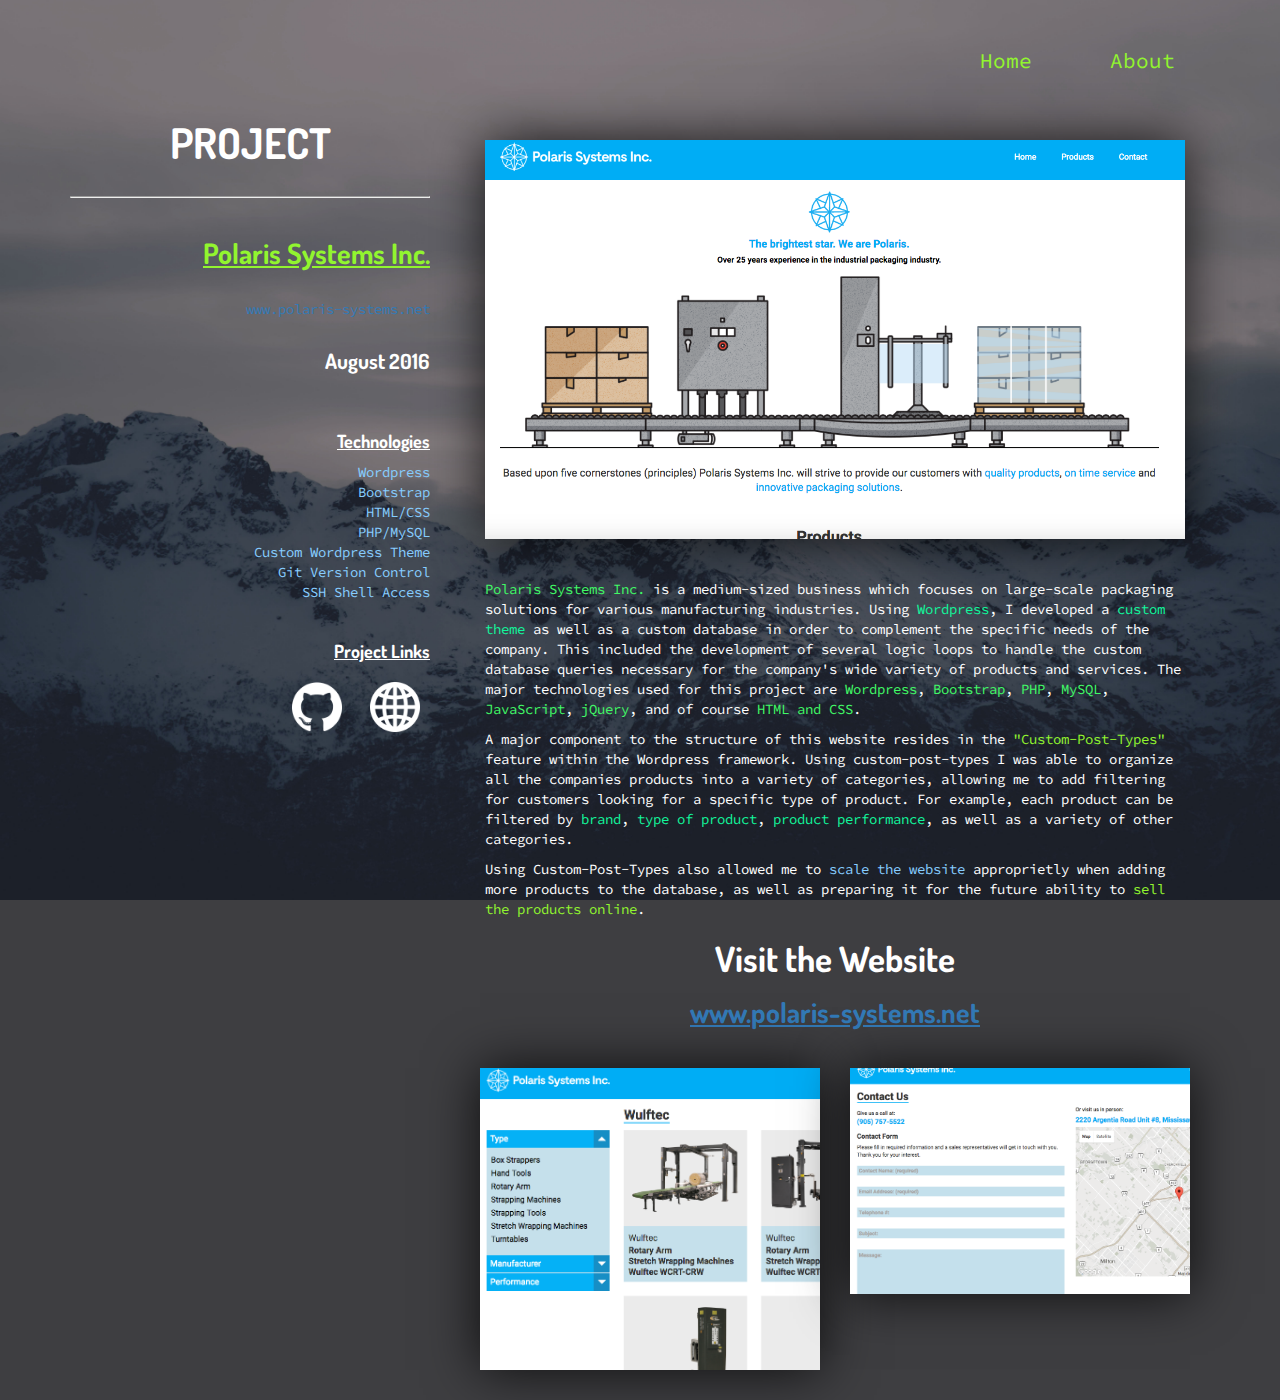
<file: pages/project_polaris.html>
<html>
     <head>
       <meta charset="utf-8">
       <meta http-equiv="X-UA-Compatible" content="IE=edge,chrome=1">
       <title></title>
       <meta name="description" content="">
       <meta name="viewport" content="width=device-width, initial-scale=1">

       <link rel="stylesheet" href="../css/normalize.min.css">
       <link rel="stylesheet" href="../css/boilerplate.css">
       <link rel="stylesheet" href="../libraries/bootstrap/css/bootstrap.min.css">
       <link rel="stylesheet" href="../css/main.css">
       <link rel="stylesheet" href="../css/project-page.css">
       <link rel="stylesheet" href="../css/transitions.css">
       <link rel="stylesheet" href="../css/responsive.css">

       <!-- FONTS -->
       <link href='https://fonts.googleapis.com/css?family=Source+Code+Pro:400,700,200' rel='stylesheet' type='text/css'>
       <link href="https://fonts.googleapis.com/css?family=Dosis" rel="stylesheet">

     </head>




     <body>

       <!-- HEADER -->
       <section>
         <div class="header container">

           <div class="row">

             <div class="nav-container col-xs-12">
               <div class="centering-div">
                 <ul class="nav">
                   <li><a href="../index.html">Home</a></li>
                   <li><a href="about_page.html">About</a></li>
                 </ul>
               </div>
             </div>


           </div>
       </section>


       <!-- PROJECT -->
       <section>
        <div class="container">

          <div class="row">



            <!-- SIDEBAR -->
            <div class="sidebar-container col-xs-12 col-md-4">

              <div class="project-info-container">
                <div class="project-header horizontal-center">
                  <h1>PROJECT</h1>
                </div>

                <hr>

                <h3 class="margin-spacer color-accent-yellow">Polaris Systems Inc.</h3>

                <a href="http://www.polaris-systems.net/" target="_blank">www.polaris-systems.net</a>

                <h5 class="margin-spacer">August 2016</h5>

                <div class="project-technologies margin-spacer">
                  <h4>Technologies</h4>

                  <ul>
                    <li class="color-accent-electric-blue">Wordpress</li>
                    <li class="color-accent-electric-blue">Bootstrap</li>
                    <li class="color-accent-electric-blue">HTML/CSS</li>
                    <li class="color-accent-electric-blue">PHP/MySQL</li>
                    <li class="color-accent-electric-blue">Custom Wordpress Theme</li>
                    <li class="color-accent-electric-blue">Git Version Control</li>
                    <li class="color-accent-electric-blue">SSH Shell Access</li>
                  </ul>

                </div>



                <!-- SOCIAL MEDIA ICONS -->
                <div class="project-icons">

                  <h4>Project Links</h4>

                  <div id="github" class="icon-container">
                    <span><a href="https://github.com/scottc11/Polaris-Theme" target="_blank"><img class="icon" src="../img/gitHub-mark-light-120px-plus.png" alt="" /></a></span>
                  </div>

                  <div class="icon-container">
                    <span><a href="http://www.polaris-systems.net" target="_blank"><img class="icon" src="../img/internet-logo.png" alt="" /></a></span>
                  </div>

                </div>
              </div>

            </div>





            <div class="project-content col-xs-12 col-md-8">

              <div class="project-image-container">
                <img src="../img/projects/polaris-systems-preview.png" alt="" />
              </div>


              <div class="project-description">
                <p>
                  <span class="color-accent-green">Polaris Systems Inc.</span> is a medium-sized business which focuses on large-scale packaging solutions for various manufacturing industries.
                  Using <span class="color-accent-peach">Wordpress</span>, I developed a <span class="color-accent-peach">custom theme</span> as well as a custom database in order to complement
                   the specific needs of the company.
                     This included the development of several logic loops to handle the custom database queries necessary for the company's wide variety of products and services.  The major technologies used for this project are <span class="color-accent-green">Wordpress</span>, <span class="color-accent-green">Bootstrap</span>, <span class="color-accent-green">PHP</span>, <span class="color-accent-green">MySQL</span>, <span class="color-accent-green">JavaScript</span>, <span class="color-accent-green">jQuery</span>, and of course <span class="color-accent-green">HTML and CSS</span>.
                </p>

                <p>
                  A major component to the structure of this website resides in the <span class="color-accent-yellow">"Custom-Post-Types"</span> feature within the Wordpress framework.  Using custom-post-types I was able to organize all the companies products into a variety of categories, allowing me to add filtering for customers looking for a specific type of product.  For example, each product can be filtered by <span class="color-accent-peach">brand</span>, <span class="color-accent-peach">type of product</span>, <span class="color-accent-peach">product performance</span>, as well as a variety of other categories.
                </p>

                <p>
                  Using Custom-Post-Types also allowed me to <span class="color-accent-electric-blue">scale the website</span> approprietly when adding more products to the database, as well as preparing it for the future ability to <span class="color-accent-yellow">sell the products online</span>.
                </p>

                <h2 class="horizontal-center">Visit the Website</h2>

                <a href="http://www.polaris-systems.net/" target="_blank"><h3 class="horizontal-center">www.polaris-systems.net</h3></a>

              </div>

              <div class="project-image col-xs-12 col-sm-6">
                <img src="../img/projects/polaris/products-preview.png" alt="" />
              </div>

              <div class="project-image col-xs-12 col-sm-6">
                <img src="../img/projects/polaris/contact-preview.png" alt="" />
              </div>

            </div>

          </div> <!-- row -->

        </div> <!-- container -->

       </section>





       <section>

         <!-- GOOGLE ANALYTICS -->
         <script>
             (function(i,s,o,g,r,a,m){i['GoogleAnalyticsObject']=r;i[r]=i[r]||function(){
             (i[r].q=i[r].q||[]).push(arguments)},i[r].l=1*new Date();a=s.createElement(o),
             m=s.getElementsByTagName(o)[0];a.async=1;a.src=g;m.parentNode.insertBefore(a,m)
             })(window,document,'script','https://www.google-analytics.com/analytics.js','ga');

             ga('create', 'UA-81834164-1', 'auto');
             ga('send', 'pageview');
         </script>

         <script src="//ajax.googleapis.com/ajax/libs/jquery/1.11.2/jquery.min.js"></script>
         <script>window.jQuery || document.write('<script src="js/vendor/jquery-1.11.2.min.js"><\/script>')</script>
         <script src="../js/vendor/modernizr-2.8.3.min.js"></script>
         <script src="https://ajax.googleapis.com/ajax/libs/jquery/1.11.3/jquery.min.js"></script>

         <script src="../libraries/bootstrap/js/bootstrap.min.js"></script>
         <script language="javascript" type="text/javascript" src="../libraries/p5/p5.js"></script>


         <script language="javascript" type="text/javascript" src="../js/transitions.js"></script>
         <script src="../js/main.js"></script>
       </section>

     </body>
 </html>
</file>
<file: css/boilerplate.css>
/*! HTML5 Boilerplate v5.0 | MIT License | http://h5bp.com/ */

html {
    color: #222;
    font-size: 1em;
    line-height: 1.4;
}

::-moz-selection {
    background: #b3d4fc;
    text-shadow: none;
}

::selection {
    background: #b3d4fc;
    text-shadow: none;
}

hr {
    display: block;
    height: 1px;
    border: 0;
    border-top: 1px solid #ccc;
    margin: 1em 0;
    padding: 0;
}

audio,
canvas,
iframe,
img,
svg,
video {
    vertical-align: middle;
}

fieldset {
    border: 0;
    margin: 0;
    padding: 0;
}

textarea {
    resize: vertical;
}

.browserupgrade {
    margin: 0.2em 0;
    background: #ccc;
    color: #000;
    padding: 0.2em 0;
}


/* ==========================================================================
   Author's custom styles
   ========================================================================== */















/* ==========================================================================
   Media Queries
   ========================================================================== */

@media only screen and (min-width: 35em) {

}

@media print,
       (-o-min-device-pixel-ratio: 5/4),
       (-webkit-min-device-pixel-ratio: 1.25),
       (min-resolution: 120dpi) {

}

/* ==========================================================================
   Helper classes
   ========================================================================== */

.hidden {
    display: none !important;
    visibility: hidden;
}

.visuallyhidden {
    border: 0;
    clip: rect(0 0 0 0);
    height: 1px;
    margin: -1px;
    overflow: hidden;
    padding: 0;
    position: absolute;
    width: 1px;
}

.visuallyhidden.focusable:active,
.visuallyhidden.focusable:focus {
    clip: auto;
    height: auto;
    margin: 0;
    overflow: visible;
    position: static;
    width: auto;
}

.invisible {
    visibility: hidden;
}

.clearfix:before,
.clearfix:after {
    content: " ";
    display: table;
}

.clearfix:after {
    clear: both;
}

.clearfix {
    *zoom: 1;
}

/* ==========================================================================
   Print styles
   ========================================================================== */

@media print {
    *,
    *:before,
    *:after {
        background: transparent !important;
        color: #000 !important;
        box-shadow: none !important;
        text-shadow: none !important;
    }

    a,
    a:visited {
        text-decoration: underline;
    }

    a[href]:after {
        content: " (" attr(href) ")";
    }

    abbr[title]:after {
        content: " (" attr(title) ")";
    }

    a[href^="#"]:after,
    a[href^="javascript:"]:after {
        content: "";
    }

    pre,
    blockquote {
        border: 1px solid #999;
        page-break-inside: avoid;
    }

    thead {
        display: table-header-group;
    }

    tr,
    img {
        page-break-inside: avoid;
    }

    img {
        max-width: 100% !important;
    }

    p,
    h2,
    h3 {
        orphans: 3;
        widows: 3;
    }

    h2,
    h3 {
        page-break-after: avoid;
    }
}
</file>
<file: css/main.css>
/*
COLORS

#3e3e41
#12f69c
#41f966
#92f52f
#6BA833

Electric Blue - (135, 205, 255)
*/

body {
  /*background-image: url("../img/background_image_alt.jpg");*/
  background-color: #3e3e41;
  background-size: cover;
  background-repeat: no-repeat;
  background-position: center;
  background-attachment: fixed;
  font-family: 'Source Code Pro', monaco, monospace;
  height:100vh;  /*make body height of browser*/
}

h1 {
  font-size: 3em;
}

h2 {
  font-size: 2.5em;
}

h3 {
  font-size: 2em;
}

h5 {
  font-size: 1.5em;
}

h1, h2, h3, h4, h5, h6 {
  /*font-family: 'Source Code Pro', monaco, monospace;*/
  font-family: 'Dosis', sans-serif;
  font-weight: bold;
}

a:hover {
    color: rgb(135, 205, 255);
}

pre {
  font-family: monospace;
}

hr {
    display: block;
    margin-top: 0.5em;
    margin-bottom: 0.5em;
    margin-left: auto;
    margin-right: auto;
    border-style: inset;
    border-width: 1px;
}

/***** GLOBAL CLASSES *****/
/**************************/



.centering-div {
  position: relative;
  top: 50%;
  transform: translateY(-50%);
}

.vertical-center {
  position: relative;
  top: 50%;
  transform: translateY(-50%);
}

.horizontal-center {
  text-align: center;
}

.margin-spacer {
  padding-top: 20px;
  padding-bottom: 20px;
}

.align-right {
  text-align: right;
}

.color-accent-yellow {color: #92f52f;}
.color-accent-green {color: #41f966;}
.color-accent-peach {color: #12f69c;}
.color-accent-electric-blue {color: #87cdff;}
.color-accent-orange {color: #6BA833;}
.color-accent-grey {color: #3e3e41;}
.color-accent-white {color: white;}
.color-accent-black {color: black;}

.bg-color-black {background-color: black;}

/*---------------------------*/
/*        LOADING STUFF      */
/*---------------------------*/

#body {

}

#page {
  display: none;
}

@keyframes spin {
    0% { transform: rotate(0deg); }
    100% { transform: rotate(360deg); }
}

#modal {
	position: fixed;
  display: block;
	font-family: Arial, Helvetica, sans-serif;
	top: 0;
	right: 0;
	bottom: 0;
	left: 0;
	background: rgba(0,0,0,1);
	z-index: 99998;
	-webkit-transition: opacity 1s ease-in;
	-moz-transition: opacity 1s ease-in;
	transition: opacity 0.5s ease-in;
	pointer-events: none;
}

.fade-out {
  opacity: 0;
}


/*---------------------------*/
/* NAV? Is this even being used?      */
/*---------------------------*/

.nav-container {
  height: 80px;
  text-align: right;
}

.nav {
  display: inline-block;
  color: white;
  list-style: none;
  padding: 0;
}

.nav li {
  display: inline-block;
  font-size: 1.5em;
  font-family: 'Source Code Pro';
  margin: 0 20px 0 20px;
  line-height: 100%;
}

.nav li a {
  text-decoration: none;
}

.nav li a:hover {
  color: black;
  background-color: none;
  text-decoration: underline;
}




/*---------------------------*/
/*        HEADER             */
/*---------------------------*/

.header {
  margin-top: 20px;
}

.logo-container {
  text-align: center;

}

.name-container {
  text-align: center;
  height: 80px;
}

#logo-mark {
  width: 75%;
  height: auto;
  margin-top: 10px;
  margin-bottom: 10px;
}

#scampbell {
  width: 100%;
  height: auto;
  margin-top: 10px;
  margin-bottom: 10px;
}

.header-container {
  text-align: center;
}

#heading {
  text-align: center;
  color: white;
  text-shadow: 0 0 15px rgba(0,0,0,0.8);
}





/*---------------------------*/
/*        P5 SKETCH          */
/*---------------------------*/

.sketch-container {
  margin-top: 40px;
  margin-bottom: 20px;
}

#homeSketchContainer {
  position: relative;
  opacity: 0.7;
  box-sizing: content-box;
  border: 2px dashed black;

  width: 400px;
  height: 400px;


  top: 0;
  bottom: 0;
  left: 0;
  right: 0;
  margin: auto;

  border-radius: 50%;
  border: 20px solid rgba(0,0,0, 0.2);
  box-shadow: 0 0 150px black;
}

#defaultCanvas0 {
  border-radius: 50%;
  box-shadow: 0 0 140px rgba(47, 52, 59, 1);
  -moz-box-shadow: 0 0 140px rgba(47, 52, 59, 1);
  -webkit-box-shadow: 0 0 140px rgba(47, 52, 59, 1);
}





/*---------------------------*/
/*       NAVBAR              */
/*---------------------------*/

.navigation {
  text-align: center;
}

.nav a {
  color: #92F52F;
}



/*---------------------------*/
/*   Social Media Icons      */
/*---------------------------*/

.icons-row {
  margin-top: 20px;
}

.icons-container {
  text-align: center;
}

.icon-container {
  display: inline-block;
  padding: 5px;
  margin: 5px;
}

.icon {
  width: 50px;
  height: auto;
  transition: all;
}

.icon:hover {
  transform: scale(1.1);
}

#github {}
#linkedIn {}
#twitter {}
#email {}


#youtube .icon {
  width: 100px;
}

/*---------------------------*/
/*         BUTTONS           */
/*---------------------------*/

.projects-open-button {
  position: fixed;
  display: block;
  color: white;
  padding: 5px 5px 5px 5px;
  margin-left: 8px;
  top: 40%;
  left: 0px;
  text-shadow: 3px 0 10px rgba(0,0,0,0.8);
}

.projects-open-button ul {
  list-style-type: none;
  padding: 0;
  text-align: center;
}

.projects-open-button ul span {
  color: #92f52f;
  line-height: 200%;
}

.projects-open-button:hover {
  color: #92f52f;
  transform: scale(1.1);
}

/*****************************/

.about-open-button {
  position: fixed;
  display: block;
  color: white;
  padding: 5px 5px 5px 5px;
  margin-right: 8px;
  top: 40%;
  right: 0px;
  text-shadow: -3px 0 10px rgba(0,0,0,0.8);
}

.about-open-button:hover {
  color: #92f52f;
  transform: scale(1.1);
}

.about-open-button ul {
  list-style-type: none;
  padding: 0;
  text-align: center;
}

.about-open-button ul li {
  margin: 3px 0 3px 0;
}

/* selecting the last three list items in ul */
.about-open-button ul li:nth-child(6){
  color: #92f52f;
  line-height: 200%;
}


/*****************************/
/******** PROJECTS ************/

.projects-modal {
  /*background-color: rgba(37, 37, 37, 0.9);*/
  margin-top: 100px;
  width: 100%;
  height: 100%;
  text-align: center;
}



.header-shell {
  margin-top: 20px;
  margin-bottom: 20px;
}

.projects-header {
  color: white;
  font-size: 2em;
  text-shadow: 0 0 15px rgba(0,0,0,0.8);
}


.projects-container {
  text-align: center;
}



.project-preview-container {
  box-sizing: border-box;
  height: 300px;
  margin-top: 10px;
  margin-bottom: 10px;
  position: relative;
  box-shadow: 0 0 50px rgba(0,0,0,0.8);
  text-align: left;
  overflow: hidden;
  cursor: pointer;
}

.pro-pre-bg {
  background-position: center;
  background-repeat: no-repeat;
  background-size: cover;
  position: absolute;
  z-index: 1;  /*so the background stays behind headers*/
  box-sizing: border-box;
  width: 100%;
  height: 100%;
}

.pre-heading-container {
  display: inline-block;
  position: absolute;
  bottom: 0;
  margin: 20px;
  z-index: 2;
}

.project-title {
  color: #92f52f;
}

.project-date {
  color: white;
}

.tinted {
  background-color: rgba(0, 0, 0, 0.83);
}

#listplz-preview-bg {
  background-image: linear-gradient(
      rgba(0, 0, 0, 0.4),
      rgba(0, 0, 0, 0.4)
    ), url("../img/projects/listplz/my-wishlist-editing.png");
}

#manifesto-preview-bg {
  background-image: linear-gradient(
      rgba(0, 0, 0, 0.6),
      rgba(0, 0, 0, 0.6)
    ), url("../img/projects/manifesto-preview.png");
}

#fmtc-preview-bg {
  background-image: url("../img/projects/kss-may-25th-first-show_1.jpg");
}

#esplanade-preview-bg {
  background-image: linear-gradient(
      rgba(0, 0, 0, 0.6),
      rgba(0, 0, 0, 0.6)
    ), url("../img/projects/esplanade/esplanade-preview.png");
}

#project-2-bg {
  background-image: url("../img/gifs/essy_drive_like_frequency_band_particles.gif");
}

#project-3-bg {
  background-image: url("../img/projects/foxface_preview.png");
}

/*using 'linear-gradient', you are able to add a tint to an image*/
#project-4-bg {
  background-image: linear-gradient(
      rgba(0, 0, 0, 0.6),
      rgba(0, 0, 0, 0.6)
    ), url("../img/projects/polaris-systems-preview.png");
}




/*---------------------------*/
/*         FOOTER           */
/*---------------------------*/

.footer-hr {
  margin-top: 40px;
  margin-bottom: 40px;
}

.footer-logo {
  text-align: center;
  margin-bottom: 60px;
}
</file>
<file: css/loader.css>
.sk-cube-grid {
  display: block;
  width: 80px;
  height: 80px;
  position: relative;
  top: 50%;
  transform: translateY(-50%);
  margin: auto;
  z-index: 99999;
}

.sk-cube-grid .sk-cube {
  width: 33%;
  height: 33%;
  background-color: white;
  float: left;
  -webkit-animation: sk-cubeGridScaleDelay 1.3s infinite ease-in-out;
          animation: sk-cubeGridScaleDelay 1.3s infinite ease-in-out;
}
.sk-cube-grid .sk-cube1 {
  -webkit-animation-delay: 0.2s;
          animation-delay: 0.2s; }
.sk-cube-grid .sk-cube2 {
  -webkit-animation-delay: 0.3s;
          animation-delay: 0.3s; }
.sk-cube-grid .sk-cube3 {
  -webkit-animation-delay: 0.4s;
          animation-delay: 0.4s; }
.sk-cube-grid .sk-cube4 {
  -webkit-animation-delay: 0.1s;
          animation-delay: 0.1s; }
.sk-cube-grid .sk-cube5 {
  -webkit-animation-delay: 0.2s;
          animation-delay: 0.2s; }
.sk-cube-grid .sk-cube6 {
  -webkit-animation-delay: 0.3s;
          animation-delay: 0.3s; }
.sk-cube-grid .sk-cube7 {
  -webkit-animation-delay: 0s;
          animation-delay: 0s; }
.sk-cube-grid .sk-cube8 {
  -webkit-animation-delay: 0.1s;
          animation-delay: 0.1s; }
.sk-cube-grid .sk-cube9 {
  -webkit-animation-delay: 0.2s;
          animation-delay: 0.2s; }

@-webkit-keyframes sk-cubeGridScaleDelay {
  0%, 70%, 100% {
    -webkit-transform: scale3D(1, 1, 1);
            transform: scale3D(1, 1, 1);
  } 35% {
    -webkit-transform: scale3D(0, 0, 1);
            transform: scale3D(0, 0, 1);
  }
}

@keyframes sk-cubeGridScaleDelay {
  0%, 70%, 100% {
    -webkit-transform: scale3D(1, 1, 1);
            transform: scale3D(1, 1, 1);
  } 35% {
    -webkit-transform: scale3D(0, 0, 1);
            transform: scale3D(0, 0, 1);
  }
}
</file>
<file: css/transitions.css>
/*---------------------------*/
/*   Start-up Transitions    */
/*---------------------------*/

/*.sketch-container {
  opacity: 0;
  -moz-transition: all 3s ease-out;
  -webkit-transition: all 3s ease-out;
  transition: all 3s ease-out;
}

.remove-opacity {
  opacity: 1;
}*/





.button-transition {
  -moz-transition: left 3s ease-out;
  -webkit-transition: left 3s ease-out;
  transition: left 3s ease-out;
}

.left-button-slide {
  left: 0;
}

.right-button-slide {
  right: 0;
}




/*---------------------------*/
/*        Project Previews   */
/*---------------------------*/

/*Background zoom in / out*/
.pro-pre-bg {
  -moz-transition: all 0.3s;
  -webkit-transition: all 0.3s;
  transition: all 0.3s;

}

.pro-pre-bg:hover {
  transform: scale(1.1);
}
</file>
<file: css/responsive.css>
/*==========  Non-Mobile First Method  ==========*/

/* Large Devices, Wide Screens */
@media only screen and (max-width : 1200px) {

}

/* Medium Devices, Desktops */
@media only screen and (max-width : 992px) {
  .project-info-container {
    position: static;
    text-align: center;
  }

  .project-icons {
    text-align: center;
  }

  .code-block {
    margin: 20px 0 20px 0;
  }
}

/* Small Devices, Tablets */
@media only screen and (max-width : 768px) {

  .nav li:not(:last-child) {
    display: none;
  }

  #menu-hamburger {
    display: block;
  }

  .article {
    height: 300px;
  }

  .heading-stitch-divider {
    background: none;
  }

  .video-container {
    height: 300px;
  }

  .about-occupation h2 {
    text-align: left;
  }



}

/* Extra Small Devices, Phones */
@media only screen and (max-width : 480px) {
  .video-container {
    height: 260px;
  }
}

/* Custom, iPhone Retina */
@media only screen and (max-width : 320px) {

}

/* Custom, specific for footer */
@media only screen and (max-width : 628px) {
  .footer-banner:nth-child(odd) {
    display: none;
  }
}

@media only screen and (max-width : 400px) {

}

/*Change if the viewport is 480 pixels high or higher:*/
@media screen and (min-height: 930px) {
  .icons-container {
    position: static;
  }
}
</file>
<file: css/project-page.css>
h3 {
  text-decoration: underline;
}

h4 {
  text-decoration: underline;
}


.project-info-container {
  min-width: 300px;
  color: white;
  /*position: fixed;*/
  text-align: right;
}


.project-technologies ul {
  list-style: none;
  padding-left: 0;
}

.project-icons {
  text-align: right;
}

.project-content {
  padding: 20px;
  color: white;
  /*box-shadow: 0 0 50px rgba(0,0,0,0.8);
  -moz-box-shadow:  0 0 50px rgba(0,0,0,0.8);
  -webkit-box-shadow:  0 0 50px rgba(0,0,0,0.8);*/
}

.project-header h1{
  color: white;
  padding: 0 0 20px 0;
}

/*---------------------------*/
/*         IMAGES           */
/*---------------------------*/

.project-image-container {
  width: 100%;
  height: auto;
  padding: 20px;

}

.project-image-container img {
  width: 100%;
  box-shadow: 0 0 50px rgba(0,0,0,0.8);
}

.project-image {
  margin-top: 10px;
  margin-bottom: 10px;
}

.project-image img {
  width: 100%;
  height: auto;
  box-shadow: 0 0 50px rgba(0,0,0,0.8);
}

/*---------------------------*/
/*         VIDEOS           */
/*---------------------------*/

.video-container {
  height: 360px;  /*This will need to change for each screen*/
  margin-top: 40px;
  margin-bottom: 40px;
}

.video-container iframe {
	position: relative;
	top: 0;
	left: 0;
	width: 100%;
	height: 100%;
}

.project-page-title {
  margin: 20px 0 20px 0;
}

.project-description {
  color: white;
  padding: 20px 20px 20px 20px;
}

.code-block {
  max-height: 800px;
  overflow: scroll;
  margin: 20px 60px 20px 60px;
  background-color: rgba(62, 62, 65, 0.75);
}

.code-block code {
  white-space: pre;
}

.soundcloud-block {
  margin-top: 20px;
  margin-bottom: 20px;
}
</file>
<file: css/about_page.css>
.about-container {
  margin-top: 50px;
  padding: 20px;
  color: white;
}


.about-text-container {
  padding: 20px;
}

.about-text-container p {
  font-size: 1.5em;
}

.about-name h1 {
  margin: 0;
}

.about-occupation  h2 {
  margin: 0;
  text-align: right;
}

.skills-container {
  margin: 20px 0 20px 0;
}

.icons-container {
  margin-top: 40px;
}
</file>
